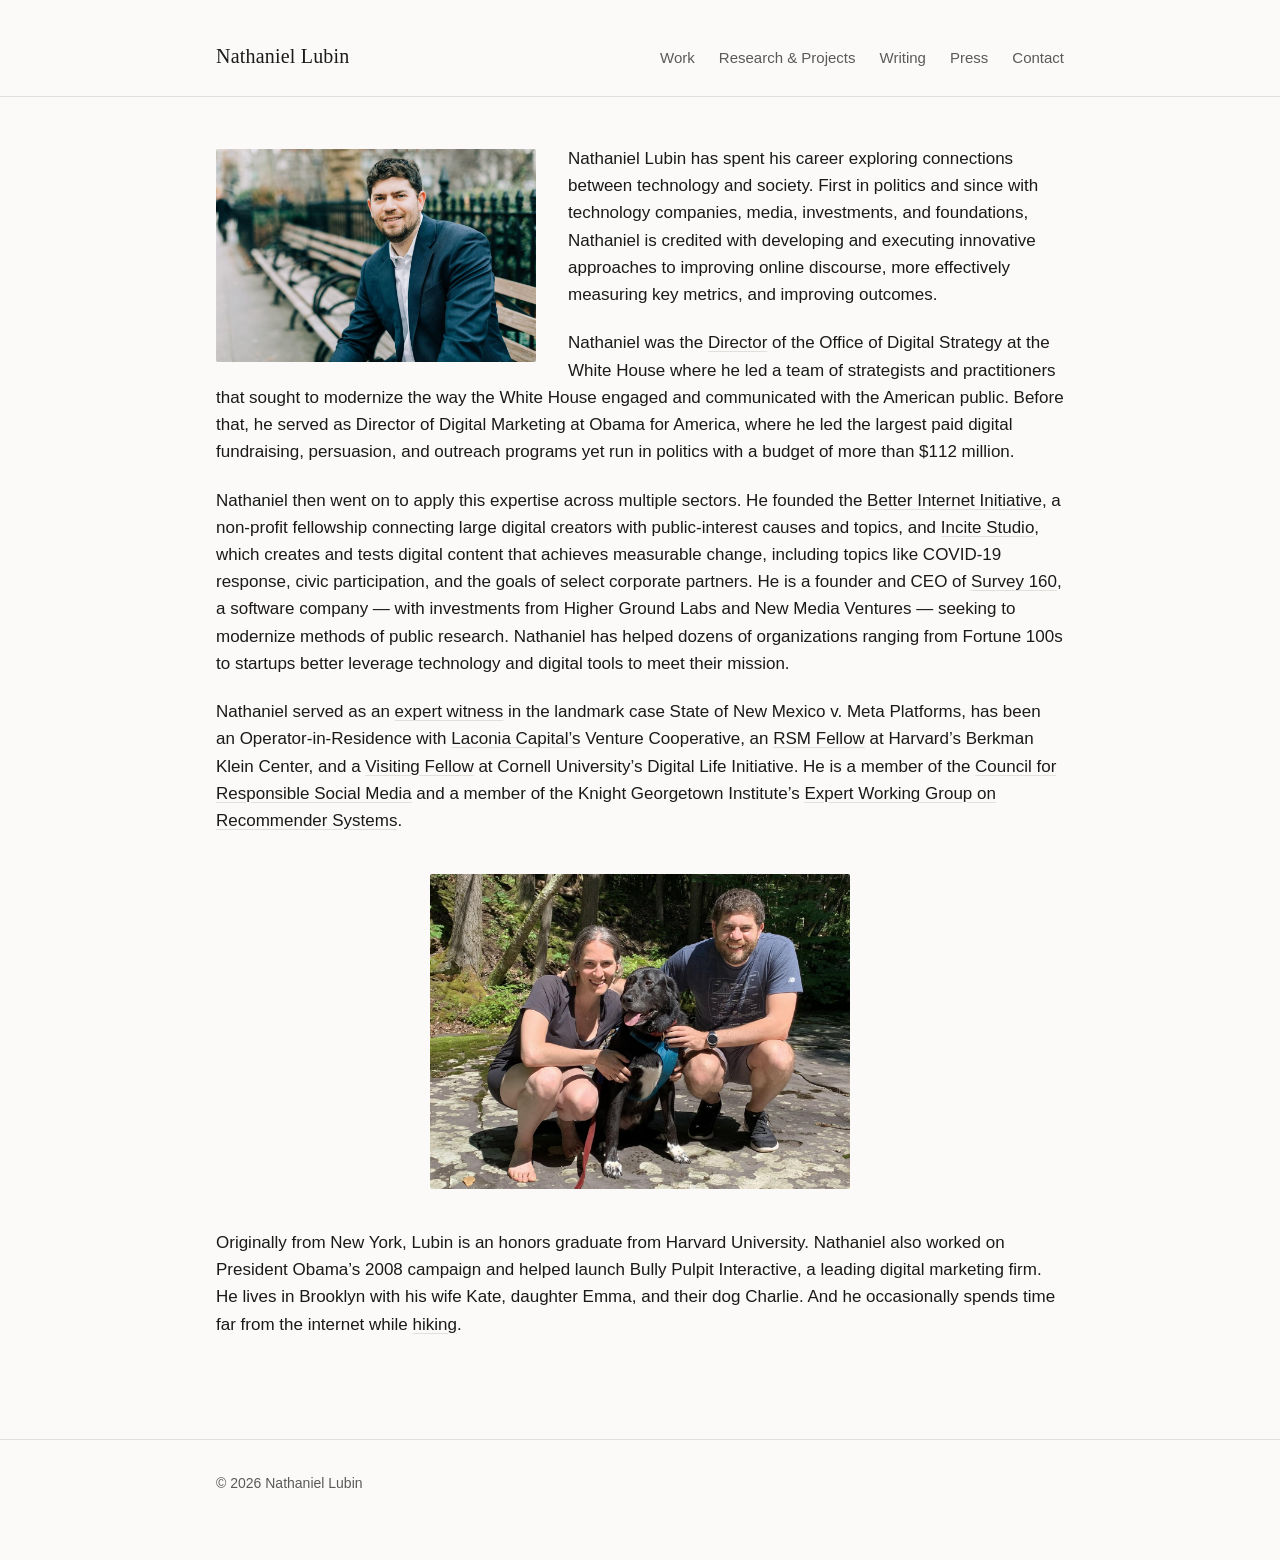
<file: index.html>
<!doctype html>
<html lang="en">
<head>
<meta charset="utf-8">
<meta name="viewport" content="width=device-width, initial-scale=1">
<title>Nathaniel Lubin</title>
<meta name="description" content="Nathaniel Lubin has spent his career exploring connections between technology and society, working across politics, technology companies, media, investments, and foundations.">
<link rel="stylesheet" href="css/style.css">
</head>
<body>

<header class="site-header">
  <div class="site-header__inner">
    <a class="site-title" href="./">Nathaniel Lubin</a>
    <nav aria-label="Primary">
      <ul class="site-nav">
        <li><a href="work/">Work</a></li>
        <li><a href="research/">Research &amp; Projects</a></li>
        <li><a href="writing/">Writing</a></li>
        <li><a href="press/">Press</a></li>
        <li><a href="contact/">Contact</a></li>
      </ul>
    </nav>
  </div>
</header>

<main>
  <div class="wrap wrap--wide bio">
    <img class="bio-portrait" src="assets/nathaniel-lubin-portrait.jpg" alt="Portrait of Nathaniel Lubin seated outdoors" width="320" height="213">

    <p>Nathaniel Lubin has spent his career exploring connections between technology and society. First in politics and since with technology companies, media, investments, and foundations, Nathaniel is credited with developing and executing innovative approaches to improving online discourse, more effectively measuring key metrics, and improving outcomes.</p>

    <p>Nathaniel was the <a href="https://obamawhitehouse.archives.gov/blog/author/nathaniel-lubin">Director</a> of the Office of Digital Strategy at the White House where he led a team of strategists and practitioners that sought to modernize the way the White House engaged and communicated with the American public. Before that, he served as Director of Digital Marketing at Obama for America, where he led the largest paid digital fundraising, persuasion, and outreach programs yet run in politics with a budget of more than $112 million.</p>

    <p>Nathaniel then went on to apply this expertise across multiple sectors. He founded the <a href="https://www.betterinternetinitiative.org/">Better Internet Initiative</a>, a non-profit fellowship connecting large digital creators with public-interest causes and topics, and <a href="http://incite.studio/">Incite Studio</a>, which creates and tests digital content that achieves measurable change, including topics like COVID-19 response, civic participation, and the goals of select corporate partners. He is a founder and CEO of <a href="https://www.survey160.com/">Survey 160</a>, a software company &mdash; with investments from Higher Ground Labs and New Media Ventures &mdash; seeking to modernize methods of public research. Nathaniel has helped dozens of organizations ranging from Fortune 100s to startups better leverage technology and digital tools to meet their mission.</p>

    <p>Nathaniel served as an <a href="https://nmdoj.gov/press-release/attorney-general-raul-torrez-marks-conclusion-of-final-phase-in-landmark-trial-against-meta/">expert witness</a> in the landmark case State of New Mexico v. Meta Platforms, has been an Operator-in-Residence with <a href="https://www.laconiacapitalgroup.com/">Laconia Capital&rsquo;s</a> Venture Cooperative, an <a href="https://cyber.harvard.edu/people/nathaniel-lubin">RSM Fellow</a> at Harvard&rsquo;s Berkman Klein Center, and a <a href="https://www.dli.tech.cornell.edu/people">Visiting Fellow</a> at Cornell University&rsquo;s Digital Life Initiative. He is a member of the <a href="https://issueone.org/projects/council-for-responsible-social-media/">Council for Responsible Social Media</a> and a member of the Knight Georgetown Institute&rsquo;s <a href="https://kgi.georgetown.edu/expert-working-groups/recommender-systems/">Expert Working Group on Recommender Systems</a>.</p>

    <figure class="bio-figure">
      <img src="assets/lubin-family.jpg" alt="Nathaniel Lubin with his wife Kate and their dog Charlie" width="1400" height="1050">
    </figure>

    <p>Originally from New York, Lubin is an honors graduate from Harvard University. Nathaniel also worked on President Obama&rsquo;s 2008 campaign and helped launch Bully Pulpit Interactive, a leading digital marketing firm. He lives in Brooklyn with his wife Kate, daughter Emma, and their dog Charlie. And he occasionally spends time far from the internet while <a href="jmt/">hiking</a>.</p>
  </div>
</main>

<footer class="site-footer">
  <div class="wrap wrap--wide">
    <p>&copy; 2026 Nathaniel Lubin</p>
  </div>
</footer>

</body>
</html>
</file>
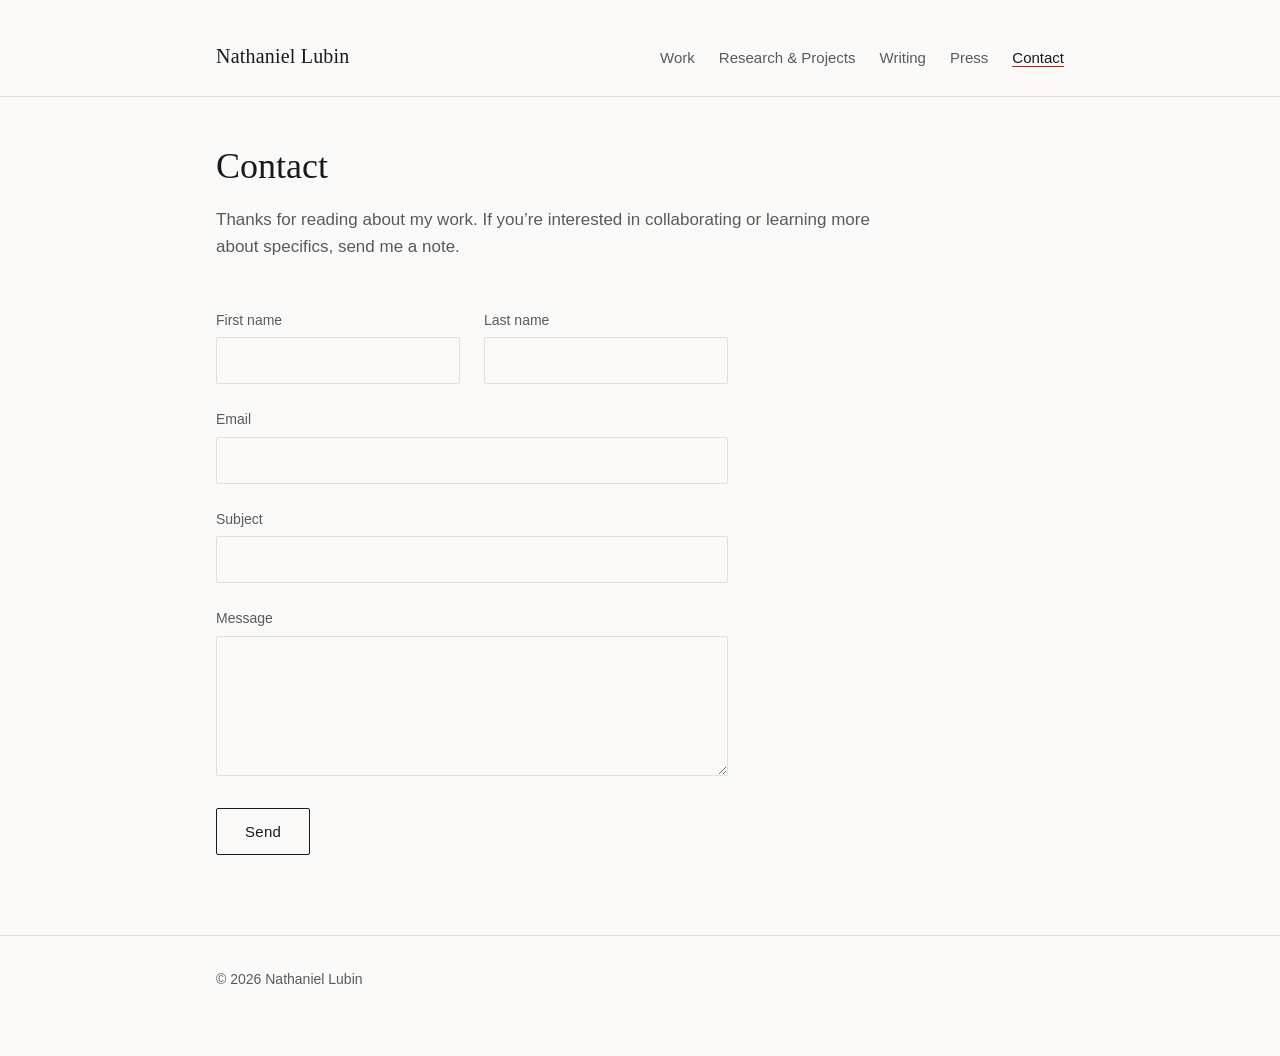
<file: contact/index.html>
<!doctype html>
<html lang="en">
<head>
<meta charset="utf-8">
<meta name="viewport" content="width=device-width, initial-scale=1">
<title>Contact &mdash; Nathaniel Lubin</title>
<meta name="description" content="Get in touch with Nathaniel Lubin.">
<link rel="stylesheet" href="../css/style.css">
</head>
<body>

<header class="site-header">
  <div class="site-header__inner">
    <a class="site-title" href="../">Nathaniel Lubin</a>
    <nav aria-label="Primary">
      <ul class="site-nav">
        <li><a href="../work/">Work</a></li>
        <li><a href="../research/">Research &amp; Projects</a></li>
        <li><a href="../writing/">Writing</a></li>
        <li><a href="../press/">Press</a></li>
        <li><a href="./" aria-current="page">Contact</a></li>
      </ul>
    </nav>
  </div>
</header>

<main>
  <div class="wrap wrap--wide">

    <div class="page-header contact-intro">
      <h1>Contact</h1>
      <p>Thanks for reading about my work. If you&rsquo;re interested in collaborating or learning more about specifics, send me a note.</p>
    </div>

    <form class="contact-form" action="https://formspree.io/f/mdengjod" method="POST">
      <input class="form-hp" type="text" name="_gotcha" tabindex="-1" autocomplete="off">

      <div class="form-row form-row--split">
        <div class="form-row">
          <label for="first-name">First name</label>
          <input type="text" id="first-name" name="First name" required>
        </div>
        <div class="form-row">
          <label for="last-name">Last name</label>
          <input type="text" id="last-name" name="Last name" required>
        </div>
      </div>

      <div class="form-row">
        <label for="email">Email</label>
        <input type="email" id="email" name="_replyto" required>
      </div>

      <div class="form-row">
        <label for="subject">Subject</label>
        <input type="text" id="subject" name="Subject" required>
      </div>

      <div class="form-row">
        <label for="message">Message</label>
        <textarea id="message" name="Message" required></textarea>
      </div>

      <button class="form-submit" type="submit">Send</button>
    </form>

  </div>
</main>

<footer class="site-footer">
  <div class="wrap wrap--wide">
    <p>&copy; 2026 Nathaniel Lubin</p>
  </div>
</footer>

</body>
</html>
</file>
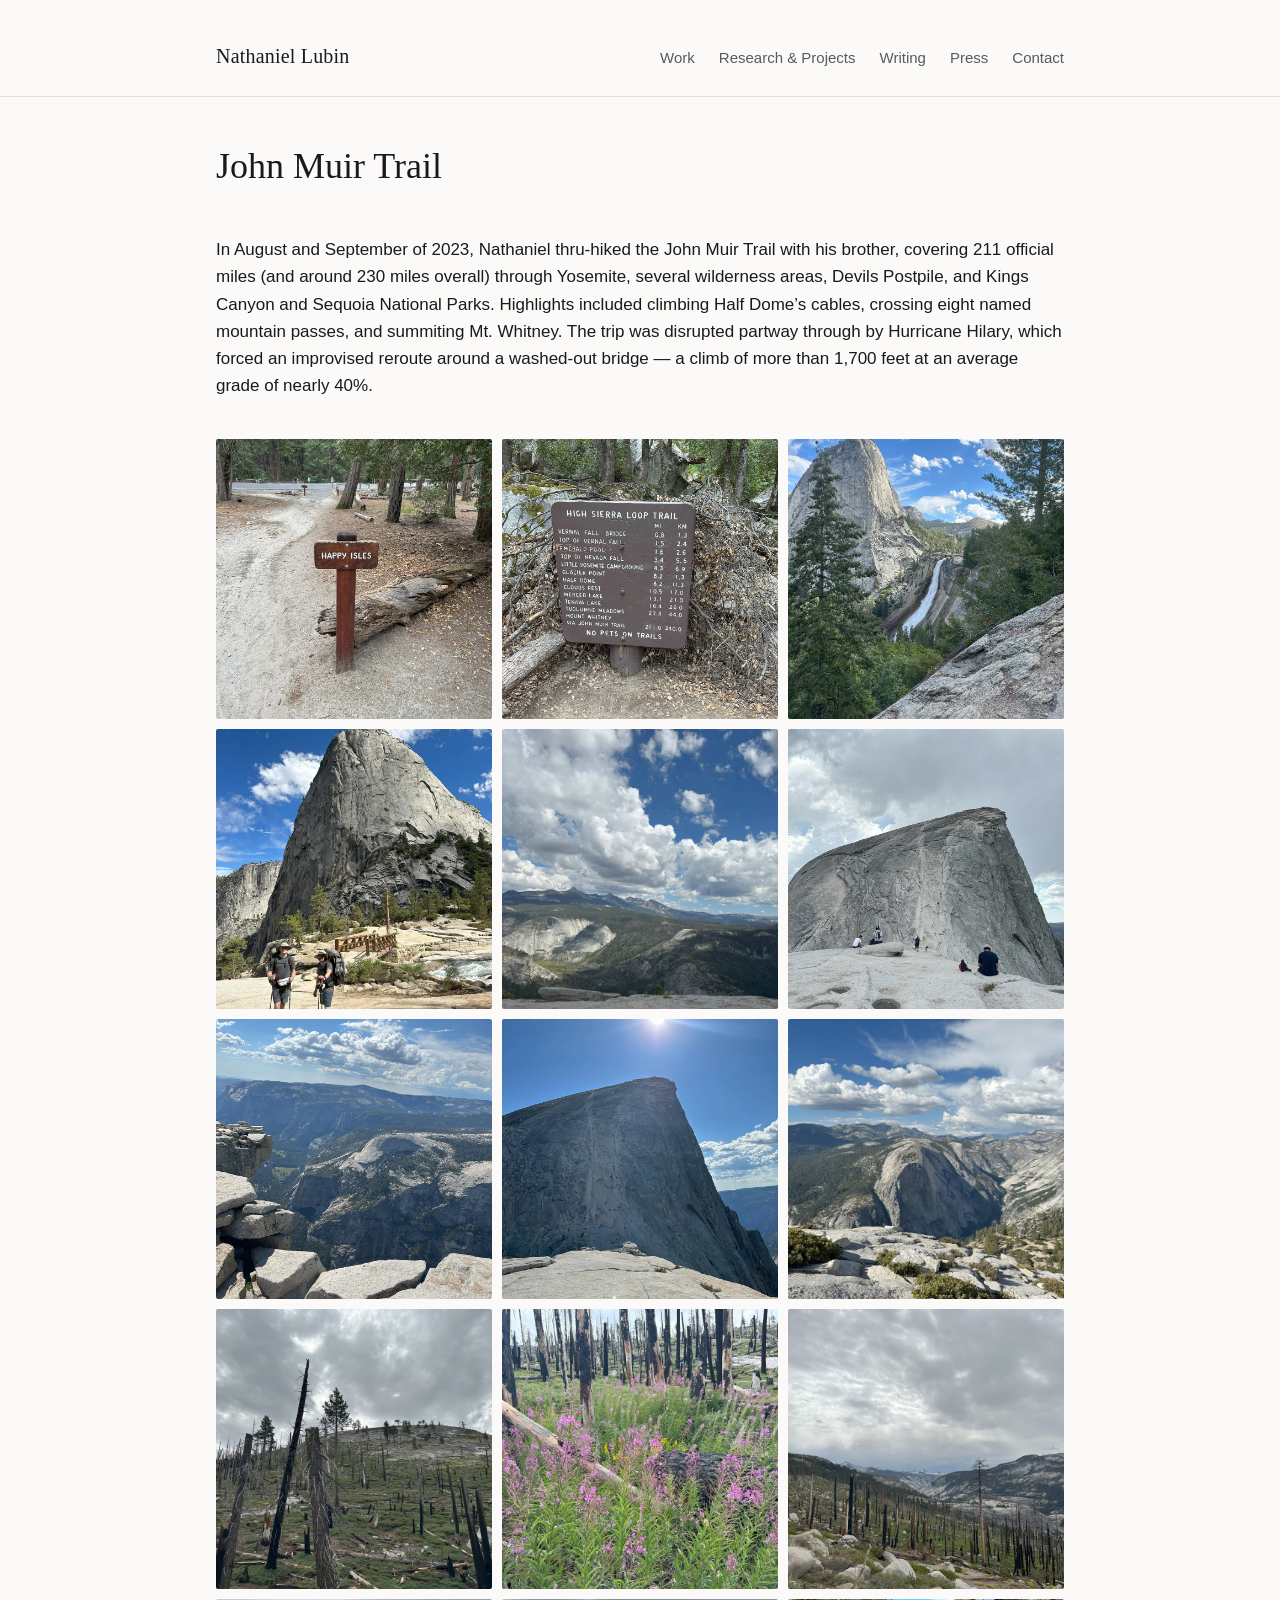
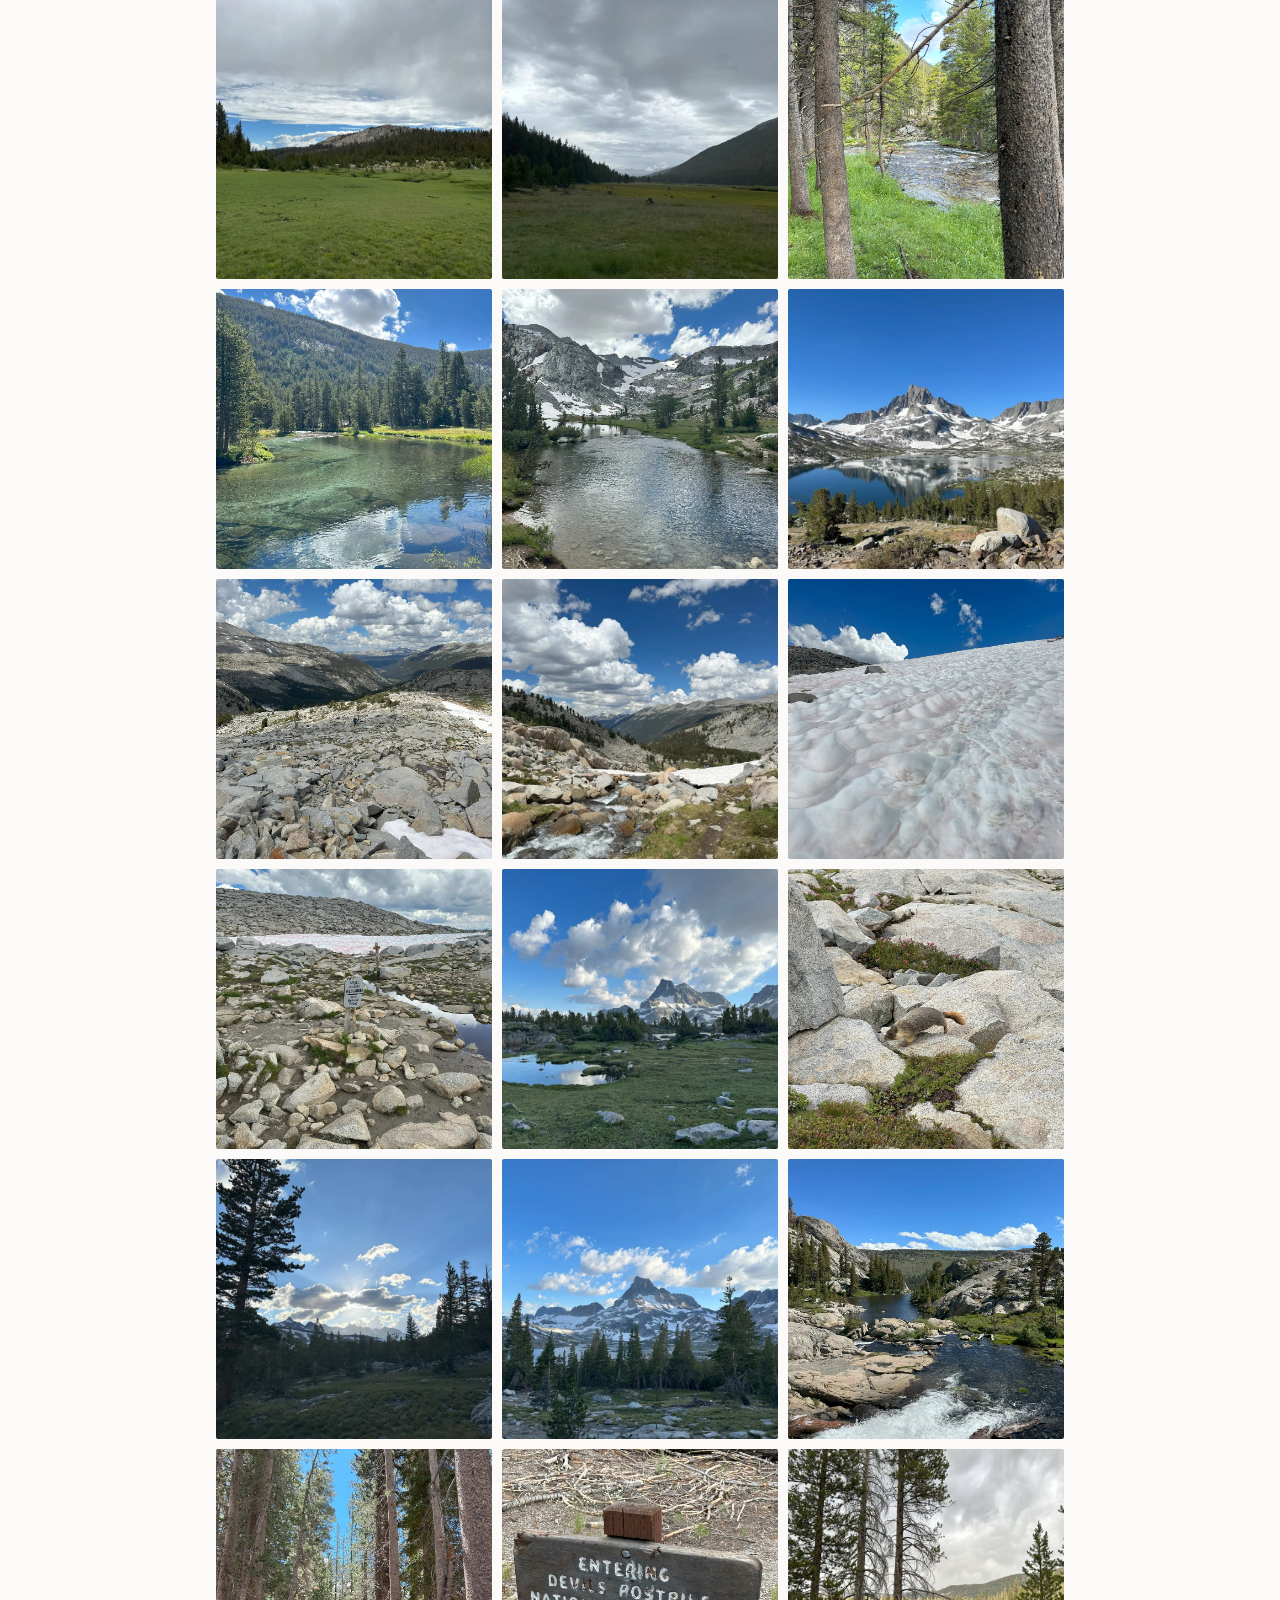
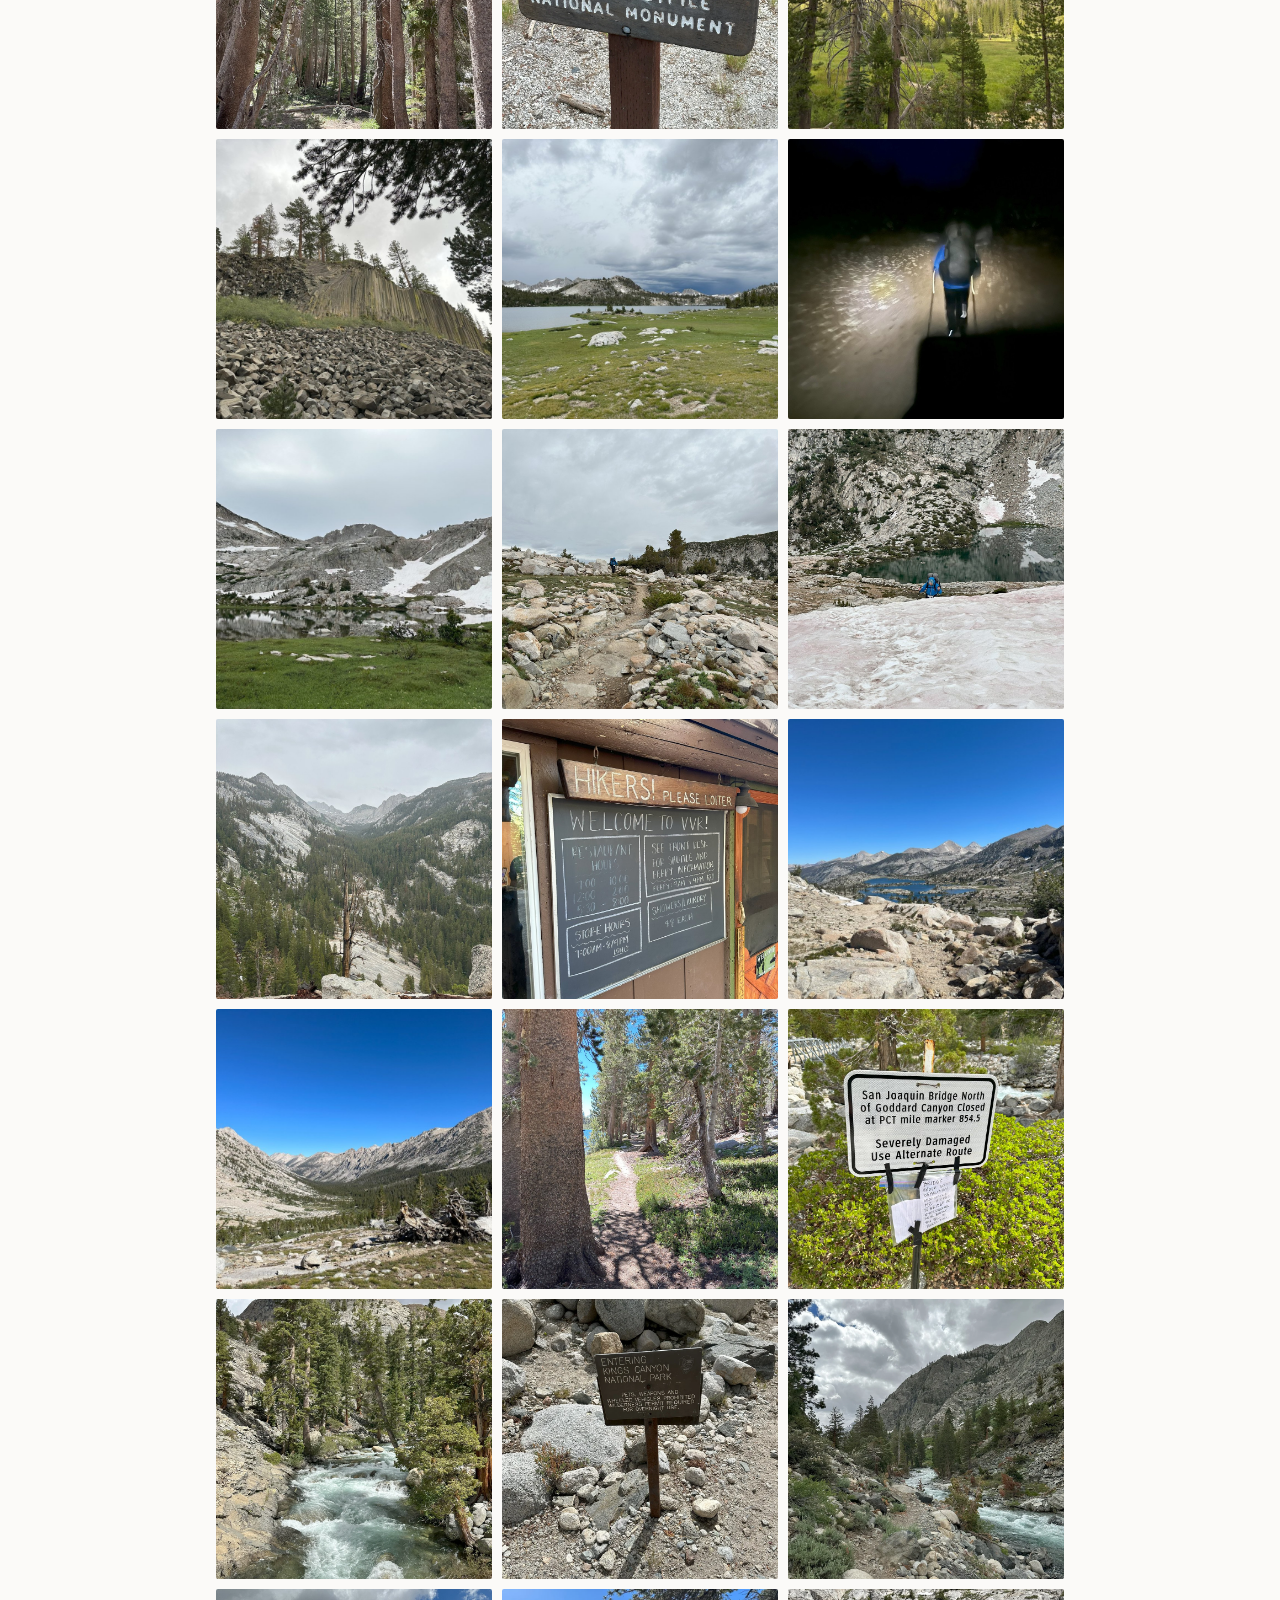
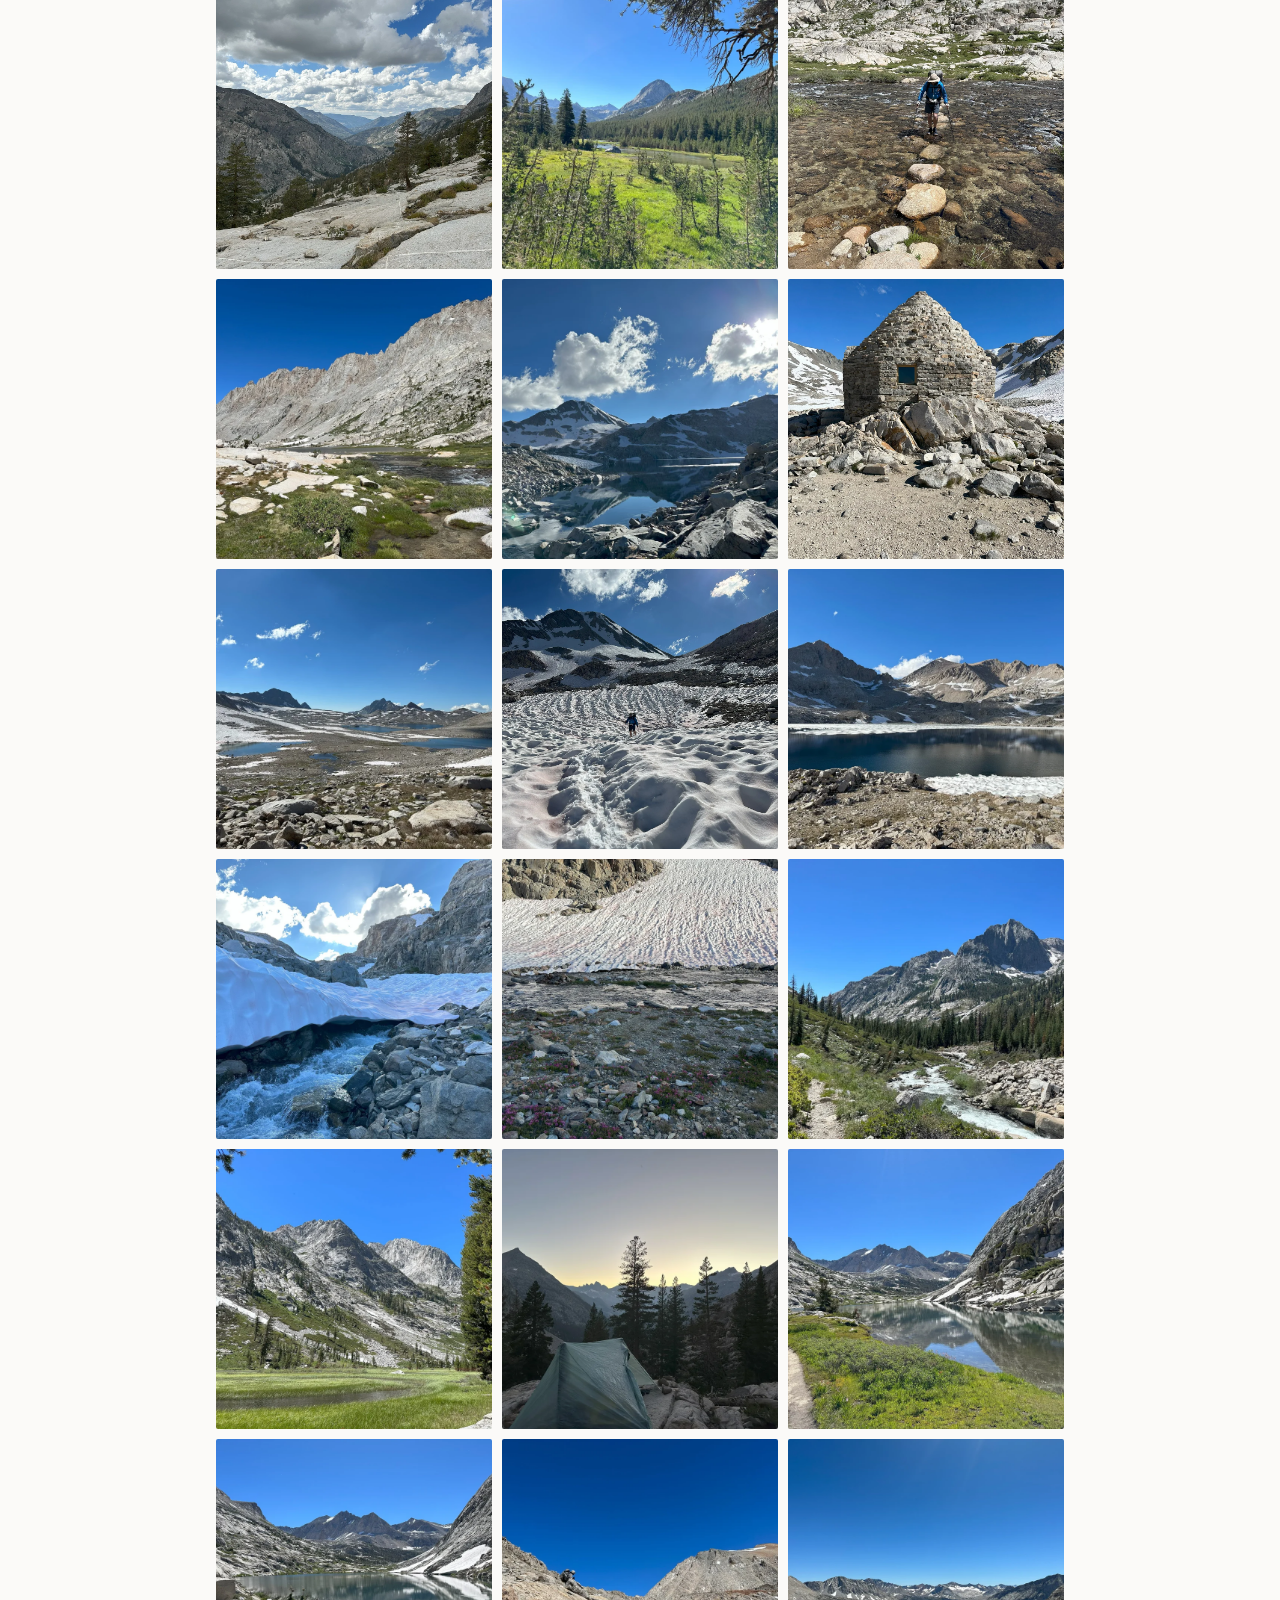
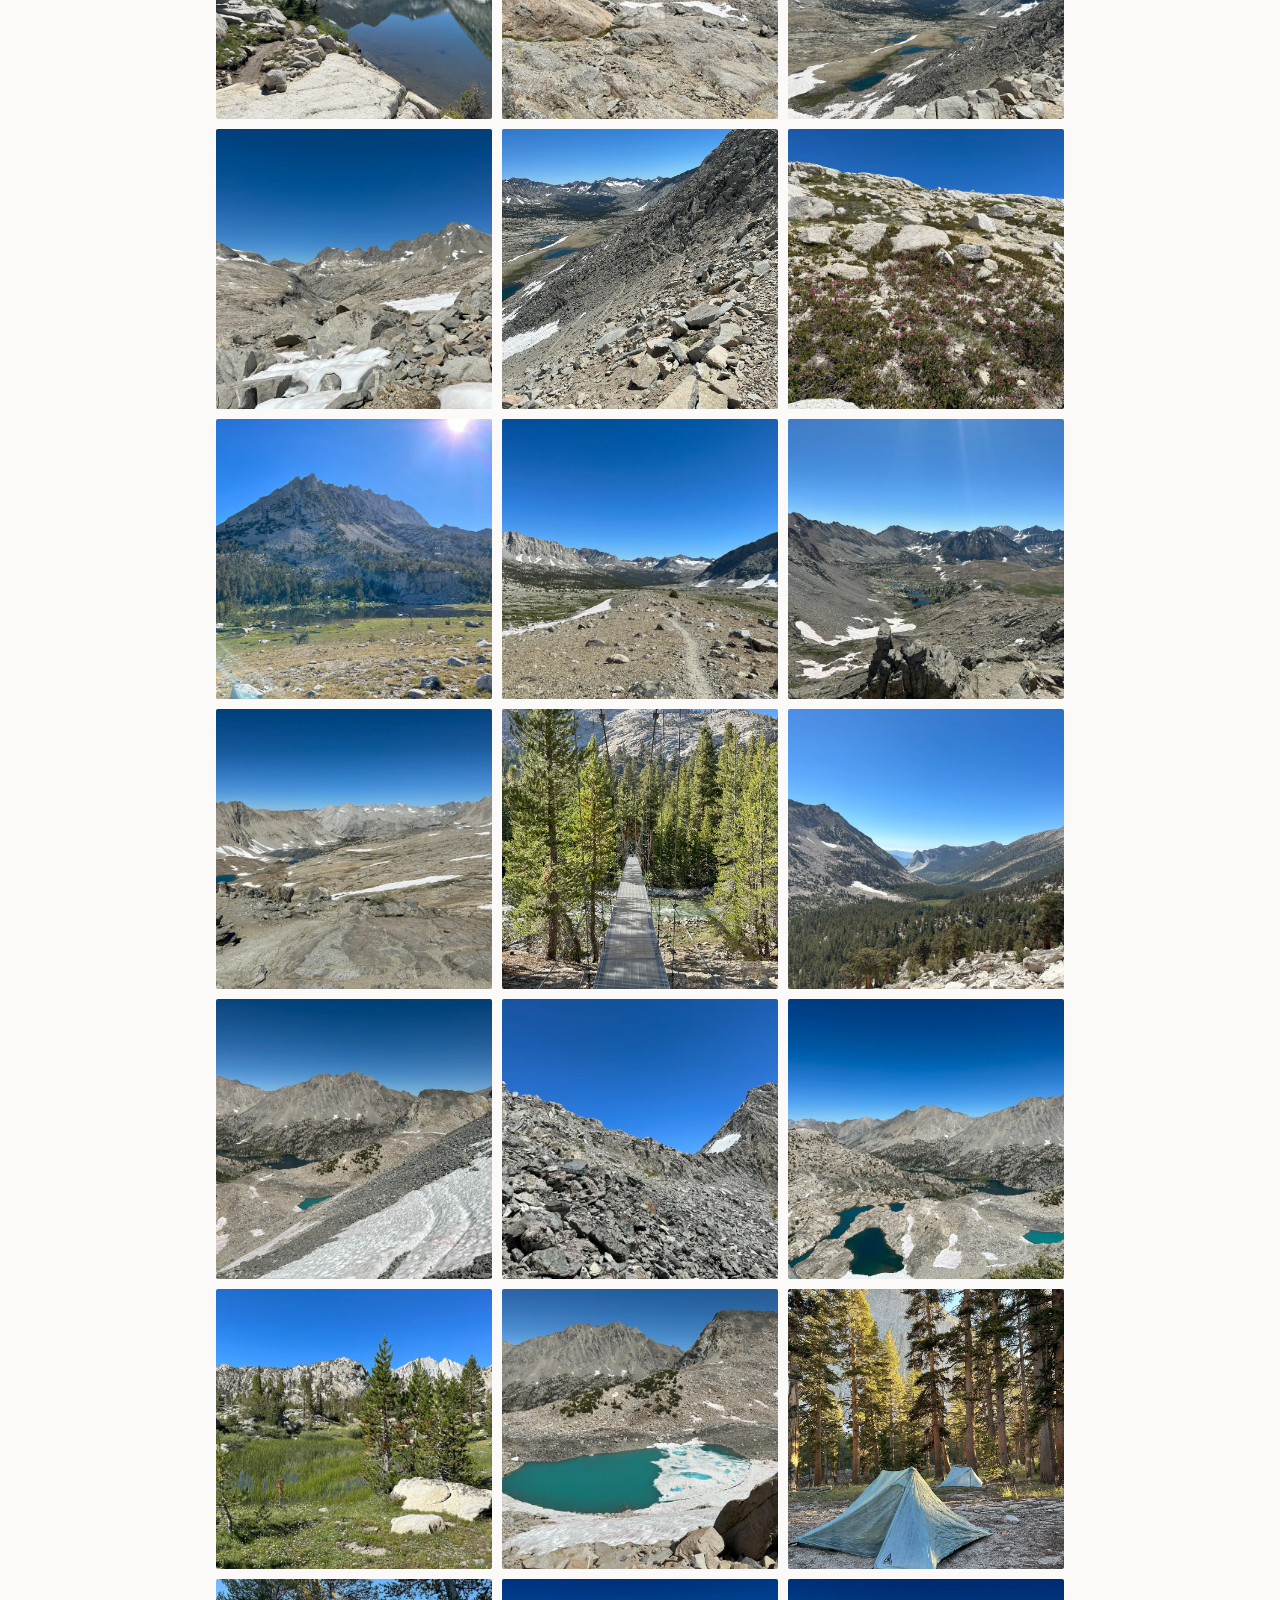
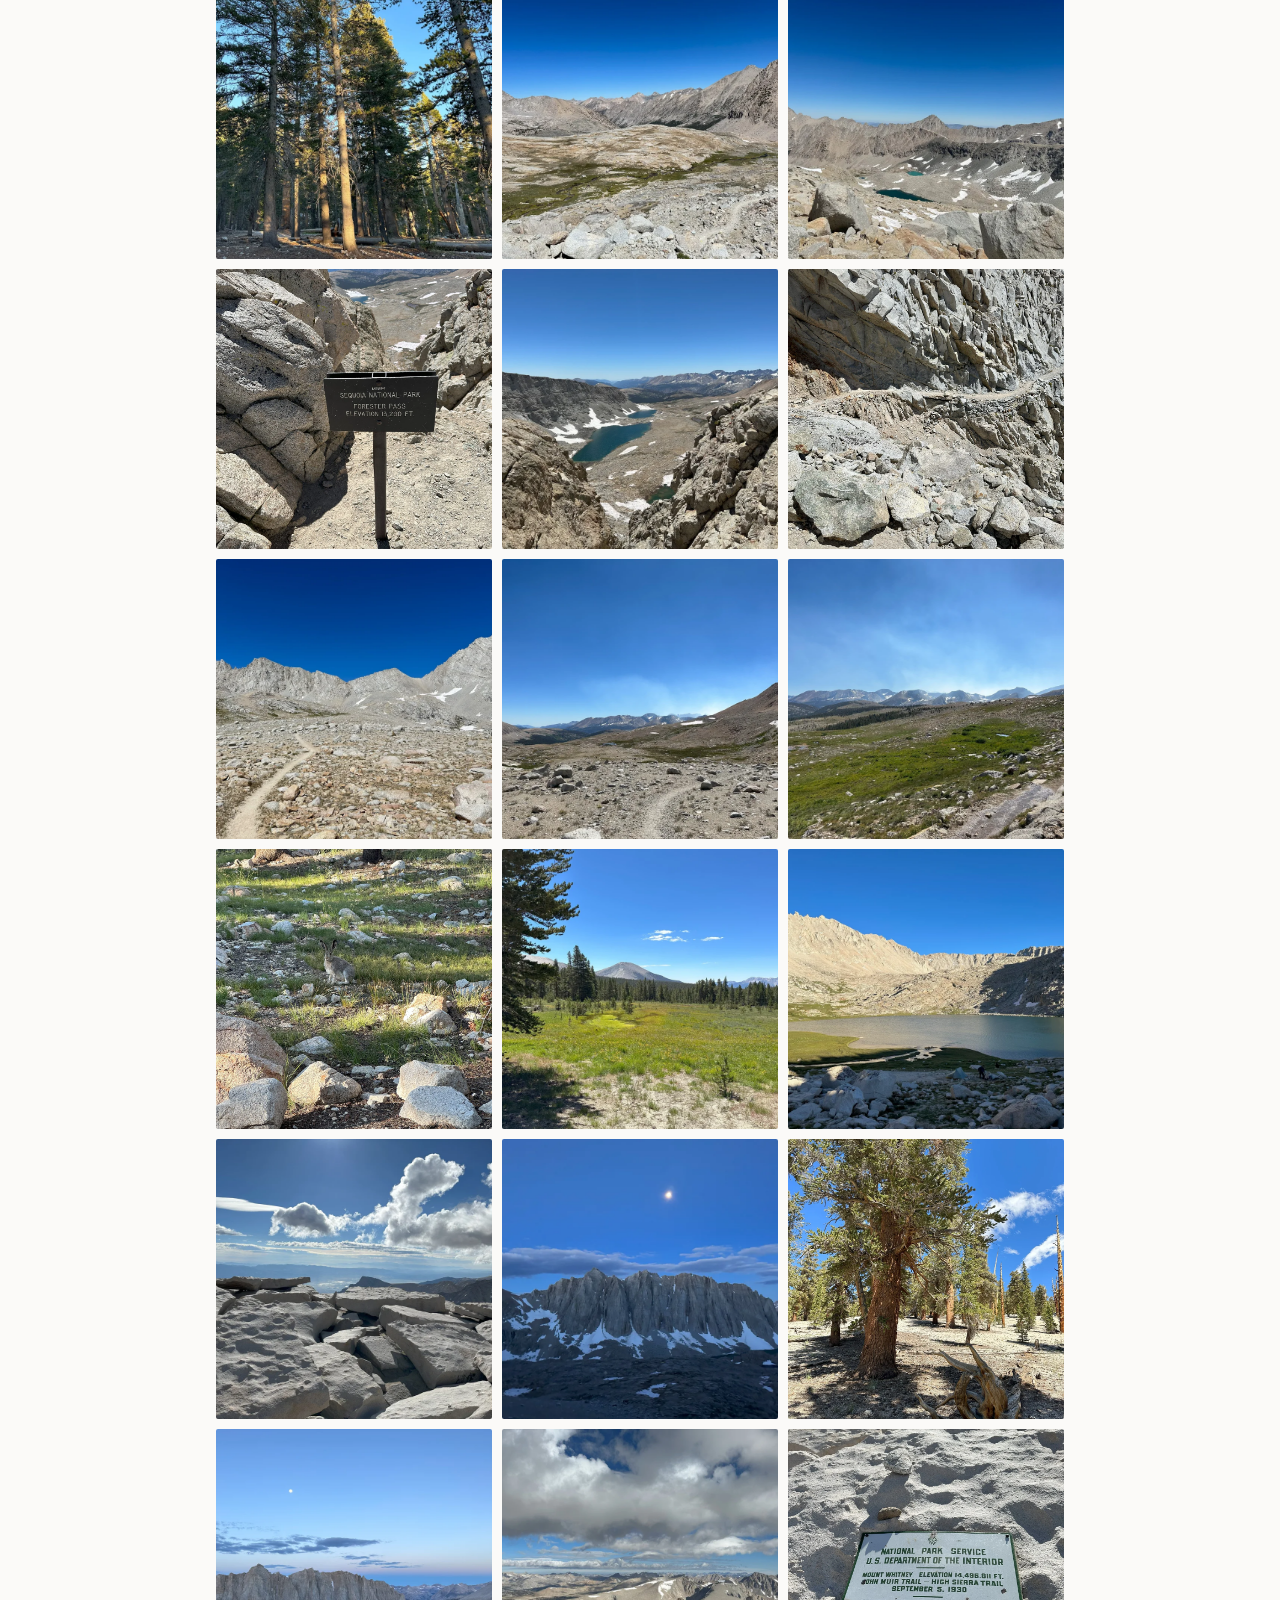
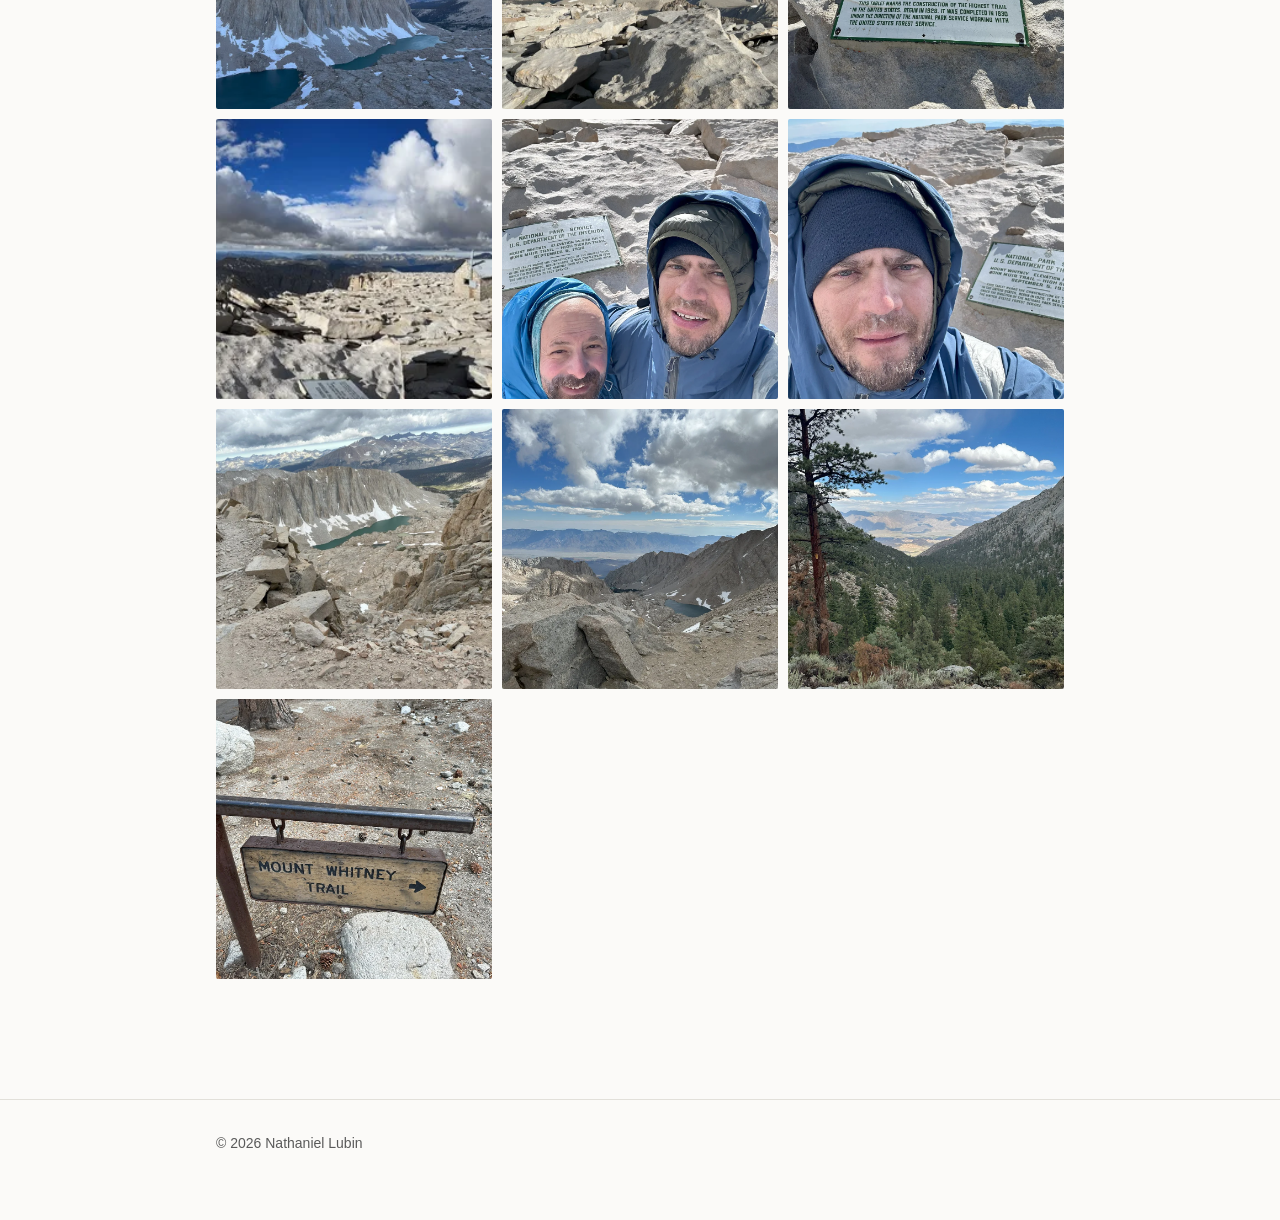
<file: jmt/index.html>
<!doctype html>
<html lang="en">
<head>
<meta charset="utf-8">
<meta name="viewport" content="width=device-width, initial-scale=1">
<title>John Muir Trail &mdash; Nathaniel Lubin</title>
<meta name="description" content="Nathaniel Lubin's 2023 thru-hike of the John Muir Trail.">
<link rel="stylesheet" href="../css/style.css">
</head>
<body>

<header class="site-header">
  <div class="site-header__inner">
    <a class="site-title" href="../">Nathaniel Lubin</a>
    <nav aria-label="Primary">
      <ul class="site-nav">
        <li><a href="../work/">Work</a></li>
        <li><a href="../research/">Research &amp; Projects</a></li>
        <li><a href="../writing/">Writing</a></li>
        <li><a href="../press/">Press</a></li>
        <li><a href="../contact/">Contact</a></li>
      </ul>
    </nav>
  </div>
</header>

<main>
  <div class="wrap wrap--wide">

    <div class="page-header">
      <h1>John Muir Trail</h1>
    </div>

    <p>In August and September of 2023, Nathaniel thru-hiked the John Muir Trail with his brother, covering 211 official miles (and around 230 miles overall) through Yosemite, several wilderness areas, Devils Postpile, and Kings Canyon and Sequoia National Parks. Highlights included climbing Half Dome&rsquo;s cables, crossing eight named mountain passes, and summiting Mt. Whitney. The trip was disrupted partway through by Hurricane Hilary, which forced an improvised reroute around a washed-out bridge &mdash; a climb of more than 1,700 feet at an average grade of nearly 40%.</p>
    <div class="photo-grid">
      <a href="../assets/jmt/jmt-001.webp" target="_blank"><img src="../assets/jmt/jmt-001.webp" alt="John Muir Trail photo 001" loading="lazy"></a>
      <a href="../assets/jmt/jmt-002.webp" target="_blank"><img src="../assets/jmt/jmt-002.webp" alt="John Muir Trail photo 002" loading="lazy"></a>
      <a href="../assets/jmt/jmt-003.webp" target="_blank"><img src="../assets/jmt/jmt-003.webp" alt="John Muir Trail photo 003" loading="lazy"></a>
      <a href="../assets/jmt/jmt-004.webp" target="_blank"><img src="../assets/jmt/jmt-004.webp" alt="John Muir Trail photo 004" loading="lazy"></a>
      <a href="../assets/jmt/jmt-005.webp" target="_blank"><img src="../assets/jmt/jmt-005.webp" alt="John Muir Trail photo 005" loading="lazy"></a>
      <a href="../assets/jmt/jmt-006.webp" target="_blank"><img src="../assets/jmt/jmt-006.webp" alt="John Muir Trail photo 006" loading="lazy"></a>
      <a href="../assets/jmt/jmt-007.webp" target="_blank"><img src="../assets/jmt/jmt-007.webp" alt="John Muir Trail photo 007" loading="lazy"></a>
      <a href="../assets/jmt/jmt-008.webp" target="_blank"><img src="../assets/jmt/jmt-008.webp" alt="John Muir Trail photo 008" loading="lazy"></a>
      <a href="../assets/jmt/jmt-009.webp" target="_blank"><img src="../assets/jmt/jmt-009.webp" alt="John Muir Trail photo 009" loading="lazy"></a>
      <a href="../assets/jmt/jmt-010.webp" target="_blank"><img src="../assets/jmt/jmt-010.webp" alt="John Muir Trail photo 010" loading="lazy"></a>
      <a href="../assets/jmt/jmt-011.webp" target="_blank"><img src="../assets/jmt/jmt-011.webp" alt="John Muir Trail photo 011" loading="lazy"></a>
      <a href="../assets/jmt/jmt-012.webp" target="_blank"><img src="../assets/jmt/jmt-012.webp" alt="John Muir Trail photo 012" loading="lazy"></a>
      <a href="../assets/jmt/jmt-013.webp" target="_blank"><img src="../assets/jmt/jmt-013.webp" alt="John Muir Trail photo 013" loading="lazy"></a>
      <a href="../assets/jmt/jmt-014.webp" target="_blank"><img src="../assets/jmt/jmt-014.webp" alt="John Muir Trail photo 014" loading="lazy"></a>
      <a href="../assets/jmt/jmt-015.webp" target="_blank"><img src="../assets/jmt/jmt-015.webp" alt="John Muir Trail photo 015" loading="lazy"></a>
      <a href="../assets/jmt/jmt-016.webp" target="_blank"><img src="../assets/jmt/jmt-016.webp" alt="John Muir Trail photo 016" loading="lazy"></a>
      <a href="../assets/jmt/jmt-017.webp" target="_blank"><img src="../assets/jmt/jmt-017.webp" alt="John Muir Trail photo 017" loading="lazy"></a>
      <a href="../assets/jmt/jmt-018.webp" target="_blank"><img src="../assets/jmt/jmt-018.webp" alt="John Muir Trail photo 018" loading="lazy"></a>
      <a href="../assets/jmt/jmt-019.webp" target="_blank"><img src="../assets/jmt/jmt-019.webp" alt="John Muir Trail photo 019" loading="lazy"></a>
      <a href="../assets/jmt/jmt-020.webp" target="_blank"><img src="../assets/jmt/jmt-020.webp" alt="John Muir Trail photo 020" loading="lazy"></a>
      <a href="../assets/jmt/jmt-021.webp" target="_blank"><img src="../assets/jmt/jmt-021.webp" alt="John Muir Trail photo 021" loading="lazy"></a>
      <a href="../assets/jmt/jmt-022.webp" target="_blank"><img src="../assets/jmt/jmt-022.webp" alt="John Muir Trail photo 022" loading="lazy"></a>
      <a href="../assets/jmt/jmt-023.webp" target="_blank"><img src="../assets/jmt/jmt-023.webp" alt="John Muir Trail photo 023" loading="lazy"></a>
      <a href="../assets/jmt/jmt-024.webp" target="_blank"><img src="../assets/jmt/jmt-024.webp" alt="John Muir Trail photo 024" loading="lazy"></a>
      <a href="../assets/jmt/jmt-025.webp" target="_blank"><img src="../assets/jmt/jmt-025.webp" alt="John Muir Trail photo 025" loading="lazy"></a>
      <a href="../assets/jmt/jmt-026.webp" target="_blank"><img src="../assets/jmt/jmt-026.webp" alt="John Muir Trail photo 026" loading="lazy"></a>
      <a href="../assets/jmt/jmt-027.webp" target="_blank"><img src="../assets/jmt/jmt-027.webp" alt="John Muir Trail photo 027" loading="lazy"></a>
      <a href="../assets/jmt/jmt-028.webp" target="_blank"><img src="../assets/jmt/jmt-028.webp" alt="John Muir Trail photo 028" loading="lazy"></a>
      <a href="../assets/jmt/jmt-029.webp" target="_blank"><img src="../assets/jmt/jmt-029.webp" alt="John Muir Trail photo 029" loading="lazy"></a>
      <a href="../assets/jmt/jmt-030.webp" target="_blank"><img src="../assets/jmt/jmt-030.webp" alt="John Muir Trail photo 030" loading="lazy"></a>
      <a href="../assets/jmt/jmt-031.webp" target="_blank"><img src="../assets/jmt/jmt-031.webp" alt="John Muir Trail photo 031" loading="lazy"></a>
      <a href="../assets/jmt/jmt-032.webp" target="_blank"><img src="../assets/jmt/jmt-032.webp" alt="John Muir Trail photo 032" loading="lazy"></a>
      <a href="../assets/jmt/jmt-033.webp" target="_blank"><img src="../assets/jmt/jmt-033.webp" alt="John Muir Trail photo 033" loading="lazy"></a>
      <a href="../assets/jmt/jmt-034.webp" target="_blank"><img src="../assets/jmt/jmt-034.webp" alt="John Muir Trail photo 034" loading="lazy"></a>
      <a href="../assets/jmt/jmt-035.webp" target="_blank"><img src="../assets/jmt/jmt-035.webp" alt="John Muir Trail photo 035" loading="lazy"></a>
      <a href="../assets/jmt/jmt-036.webp" target="_blank"><img src="../assets/jmt/jmt-036.webp" alt="John Muir Trail photo 036" loading="lazy"></a>
      <a href="../assets/jmt/jmt-037.webp" target="_blank"><img src="../assets/jmt/jmt-037.webp" alt="John Muir Trail photo 037" loading="lazy"></a>
      <a href="../assets/jmt/jmt-038.webp" target="_blank"><img src="../assets/jmt/jmt-038.webp" alt="John Muir Trail photo 038" loading="lazy"></a>
      <a href="../assets/jmt/jmt-039.webp" target="_blank"><img src="../assets/jmt/jmt-039.webp" alt="John Muir Trail photo 039" loading="lazy"></a>
      <a href="../assets/jmt/jmt-040.webp" target="_blank"><img src="../assets/jmt/jmt-040.webp" alt="John Muir Trail photo 040" loading="lazy"></a>
      <a href="../assets/jmt/jmt-041.webp" target="_blank"><img src="../assets/jmt/jmt-041.webp" alt="John Muir Trail photo 041" loading="lazy"></a>
      <a href="../assets/jmt/jmt-042.webp" target="_blank"><img src="../assets/jmt/jmt-042.webp" alt="John Muir Trail photo 042" loading="lazy"></a>
      <a href="../assets/jmt/jmt-043.webp" target="_blank"><img src="../assets/jmt/jmt-043.webp" alt="John Muir Trail photo 043" loading="lazy"></a>
      <a href="../assets/jmt/jmt-044.webp" target="_blank"><img src="../assets/jmt/jmt-044.webp" alt="John Muir Trail photo 044" loading="lazy"></a>
      <a href="../assets/jmt/jmt-045.webp" target="_blank"><img src="../assets/jmt/jmt-045.webp" alt="John Muir Trail photo 045" loading="lazy"></a>
      <a href="../assets/jmt/jmt-046.webp" target="_blank"><img src="../assets/jmt/jmt-046.webp" alt="John Muir Trail photo 046" loading="lazy"></a>
      <a href="../assets/jmt/jmt-047.webp" target="_blank"><img src="../assets/jmt/jmt-047.webp" alt="John Muir Trail photo 047" loading="lazy"></a>
      <a href="../assets/jmt/jmt-048.webp" target="_blank"><img src="../assets/jmt/jmt-048.webp" alt="John Muir Trail photo 048" loading="lazy"></a>
      <a href="../assets/jmt/jmt-049.webp" target="_blank"><img src="../assets/jmt/jmt-049.webp" alt="John Muir Trail photo 049" loading="lazy"></a>
      <a href="../assets/jmt/jmt-050.webp" target="_blank"><img src="../assets/jmt/jmt-050.webp" alt="John Muir Trail photo 050" loading="lazy"></a>
      <a href="../assets/jmt/jmt-051.webp" target="_blank"><img src="../assets/jmt/jmt-051.webp" alt="John Muir Trail photo 051" loading="lazy"></a>
      <a href="../assets/jmt/jmt-052.webp" target="_blank"><img src="../assets/jmt/jmt-052.webp" alt="John Muir Trail photo 052" loading="lazy"></a>
      <a href="../assets/jmt/jmt-053.webp" target="_blank"><img src="../assets/jmt/jmt-053.webp" alt="John Muir Trail photo 053" loading="lazy"></a>
      <a href="../assets/jmt/jmt-054.webp" target="_blank"><img src="../assets/jmt/jmt-054.webp" alt="John Muir Trail photo 054" loading="lazy"></a>
      <a href="../assets/jmt/jmt-055.webp" target="_blank"><img src="../assets/jmt/jmt-055.webp" alt="John Muir Trail photo 055" loading="lazy"></a>
      <a href="../assets/jmt/jmt-056.webp" target="_blank"><img src="../assets/jmt/jmt-056.webp" alt="John Muir Trail photo 056" loading="lazy"></a>
      <a href="../assets/jmt/jmt-057.webp" target="_blank"><img src="../assets/jmt/jmt-057.webp" alt="John Muir Trail photo 057" loading="lazy"></a>
      <a href="../assets/jmt/jmt-058.webp" target="_blank"><img src="../assets/jmt/jmt-058.webp" alt="John Muir Trail photo 058" loading="lazy"></a>
      <a href="../assets/jmt/jmt-059.webp" target="_blank"><img src="../assets/jmt/jmt-059.webp" alt="John Muir Trail photo 059" loading="lazy"></a>
      <a href="../assets/jmt/jmt-060.webp" target="_blank"><img src="../assets/jmt/jmt-060.webp" alt="John Muir Trail photo 060" loading="lazy"></a>
      <a href="../assets/jmt/jmt-061.webp" target="_blank"><img src="../assets/jmt/jmt-061.webp" alt="John Muir Trail photo 061" loading="lazy"></a>
      <a href="../assets/jmt/jmt-062.webp" target="_blank"><img src="../assets/jmt/jmt-062.webp" alt="John Muir Trail photo 062" loading="lazy"></a>
      <a href="../assets/jmt/jmt-063.webp" target="_blank"><img src="../assets/jmt/jmt-063.webp" alt="John Muir Trail photo 063" loading="lazy"></a>
      <a href="../assets/jmt/jmt-064.webp" target="_blank"><img src="../assets/jmt/jmt-064.webp" alt="John Muir Trail photo 064" loading="lazy"></a>
      <a href="../assets/jmt/jmt-065.webp" target="_blank"><img src="../assets/jmt/jmt-065.webp" alt="John Muir Trail photo 065" loading="lazy"></a>
      <a href="../assets/jmt/jmt-066.webp" target="_blank"><img src="../assets/jmt/jmt-066.webp" alt="John Muir Trail photo 066" loading="lazy"></a>
      <a href="../assets/jmt/jmt-067.webp" target="_blank"><img src="../assets/jmt/jmt-067.webp" alt="John Muir Trail photo 067" loading="lazy"></a>
      <a href="../assets/jmt/jmt-068.webp" target="_blank"><img src="../assets/jmt/jmt-068.webp" alt="John Muir Trail photo 068" loading="lazy"></a>
      <a href="../assets/jmt/jmt-069.webp" target="_blank"><img src="../assets/jmt/jmt-069.webp" alt="John Muir Trail photo 069" loading="lazy"></a>
      <a href="../assets/jmt/jmt-070.webp" target="_blank"><img src="../assets/jmt/jmt-070.webp" alt="John Muir Trail photo 070" loading="lazy"></a>
      <a href="../assets/jmt/jmt-071.webp" target="_blank"><img src="../assets/jmt/jmt-071.webp" alt="John Muir Trail photo 071" loading="lazy"></a>
      <a href="../assets/jmt/jmt-072.webp" target="_blank"><img src="../assets/jmt/jmt-072.webp" alt="John Muir Trail photo 072" loading="lazy"></a>
      <a href="../assets/jmt/jmt-073.webp" target="_blank"><img src="../assets/jmt/jmt-073.webp" alt="John Muir Trail photo 073" loading="lazy"></a>
      <a href="../assets/jmt/jmt-074.webp" target="_blank"><img src="../assets/jmt/jmt-074.webp" alt="John Muir Trail photo 074" loading="lazy"></a>
      <a href="../assets/jmt/jmt-075.webp" target="_blank"><img src="../assets/jmt/jmt-075.webp" alt="John Muir Trail photo 075" loading="lazy"></a>
      <a href="../assets/jmt/jmt-076.webp" target="_blank"><img src="../assets/jmt/jmt-076.webp" alt="John Muir Trail photo 076" loading="lazy"></a>
      <a href="../assets/jmt/jmt-077.webp" target="_blank"><img src="../assets/jmt/jmt-077.webp" alt="John Muir Trail photo 077" loading="lazy"></a>
      <a href="../assets/jmt/jmt-078.webp" target="_blank"><img src="../assets/jmt/jmt-078.webp" alt="John Muir Trail photo 078" loading="lazy"></a>
      <a href="../assets/jmt/jmt-079.webp" target="_blank"><img src="../assets/jmt/jmt-079.webp" alt="John Muir Trail photo 079" loading="lazy"></a>
      <a href="../assets/jmt/jmt-080.webp" target="_blank"><img src="../assets/jmt/jmt-080.webp" alt="John Muir Trail photo 080" loading="lazy"></a>
      <a href="../assets/jmt/jmt-081.webp" target="_blank"><img src="../assets/jmt/jmt-081.webp" alt="John Muir Trail photo 081" loading="lazy"></a>
      <a href="../assets/jmt/jmt-082.webp" target="_blank"><img src="../assets/jmt/jmt-082.webp" alt="John Muir Trail photo 082" loading="lazy"></a>
      <a href="../assets/jmt/jmt-083.webp" target="_blank"><img src="../assets/jmt/jmt-083.webp" alt="John Muir Trail photo 083" loading="lazy"></a>
      <a href="../assets/jmt/jmt-084.webp" target="_blank"><img src="../assets/jmt/jmt-084.webp" alt="John Muir Trail photo 084" loading="lazy"></a>
      <a href="../assets/jmt/jmt-085.webp" target="_blank"><img src="../assets/jmt/jmt-085.webp" alt="John Muir Trail photo 085" loading="lazy"></a>
      <a href="../assets/jmt/jmt-086.webp" target="_blank"><img src="../assets/jmt/jmt-086.webp" alt="John Muir Trail photo 086" loading="lazy"></a>
      <a href="../assets/jmt/jmt-087.webp" target="_blank"><img src="../assets/jmt/jmt-087.webp" alt="John Muir Trail photo 087" loading="lazy"></a>
      <a href="../assets/jmt/jmt-088.webp" target="_blank"><img src="../assets/jmt/jmt-088.webp" alt="John Muir Trail photo 088" loading="lazy"></a>
      <a href="../assets/jmt/jmt-089.webp" target="_blank"><img src="../assets/jmt/jmt-089.webp" alt="John Muir Trail photo 089" loading="lazy"></a>
      <a href="../assets/jmt/jmt-090.webp" target="_blank"><img src="../assets/jmt/jmt-090.webp" alt="John Muir Trail photo 090" loading="lazy"></a>
      <a href="../assets/jmt/jmt-091.webp" target="_blank"><img src="../assets/jmt/jmt-091.webp" alt="John Muir Trail photo 091" loading="lazy"></a>
      <a href="../assets/jmt/jmt-092.webp" target="_blank"><img src="../assets/jmt/jmt-092.webp" alt="John Muir Trail photo 092" loading="lazy"></a>
      <a href="../assets/jmt/jmt-093.webp" target="_blank"><img src="../assets/jmt/jmt-093.webp" alt="John Muir Trail photo 093" loading="lazy"></a>
      <a href="../assets/jmt/jmt-094.webp" target="_blank"><img src="../assets/jmt/jmt-094.webp" alt="John Muir Trail photo 094" loading="lazy"></a>
      <a href="../assets/jmt/jmt-095.webp" target="_blank"><img src="../assets/jmt/jmt-095.webp" alt="John Muir Trail photo 095" loading="lazy"></a>
      <a href="../assets/jmt/jmt-096.webp" target="_blank"><img src="../assets/jmt/jmt-096.webp" alt="John Muir Trail photo 096" loading="lazy"></a>
      <a href="../assets/jmt/jmt-097.webp" target="_blank"><img src="../assets/jmt/jmt-097.webp" alt="John Muir Trail photo 097" loading="lazy"></a>
      <a href="../assets/jmt/jmt-098.webp" target="_blank"><img src="../assets/jmt/jmt-098.webp" alt="John Muir Trail photo 098" loading="lazy"></a>
      <a href="../assets/jmt/jmt-099.webp" target="_blank"><img src="../assets/jmt/jmt-099.webp" alt="John Muir Trail photo 099" loading="lazy"></a>
      <a href="../assets/jmt/jmt-100.webp" target="_blank"><img src="../assets/jmt/jmt-100.webp" alt="John Muir Trail photo 100" loading="lazy"></a>
      <a href="../assets/jmt/jmt-101.webp" target="_blank"><img src="../assets/jmt/jmt-101.webp" alt="John Muir Trail photo 101" loading="lazy"></a>
      <a href="../assets/jmt/jmt-102.webp" target="_blank"><img src="../assets/jmt/jmt-102.webp" alt="John Muir Trail photo 102" loading="lazy"></a>
      <a href="../assets/jmt/jmt-103.webp" target="_blank"><img src="../assets/jmt/jmt-103.webp" alt="John Muir Trail photo 103" loading="lazy"></a>
    </div>

  </div>
</main>

<footer class="site-footer">
  <div class="wrap wrap--wide">
    <p>&copy; 2026 Nathaniel Lubin</p>
  </div>
</footer>

</body>
</html>
</file>
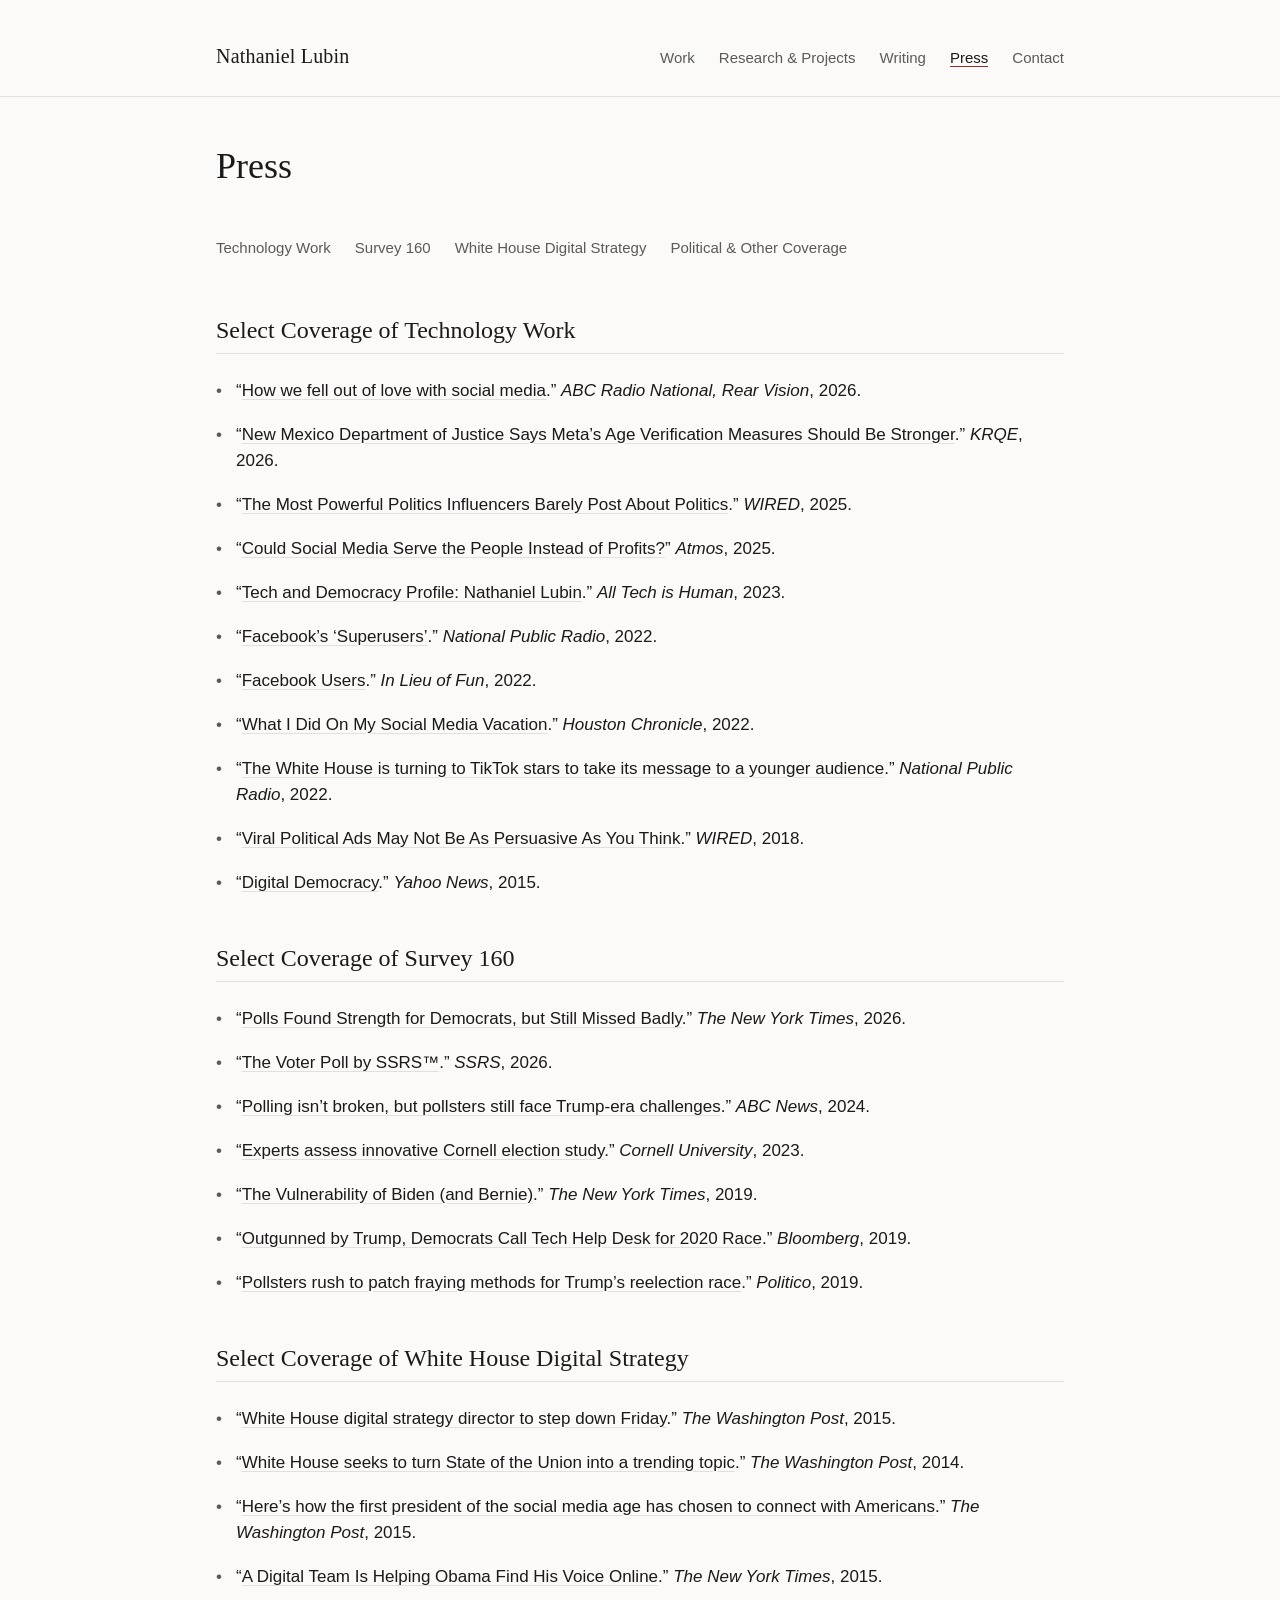
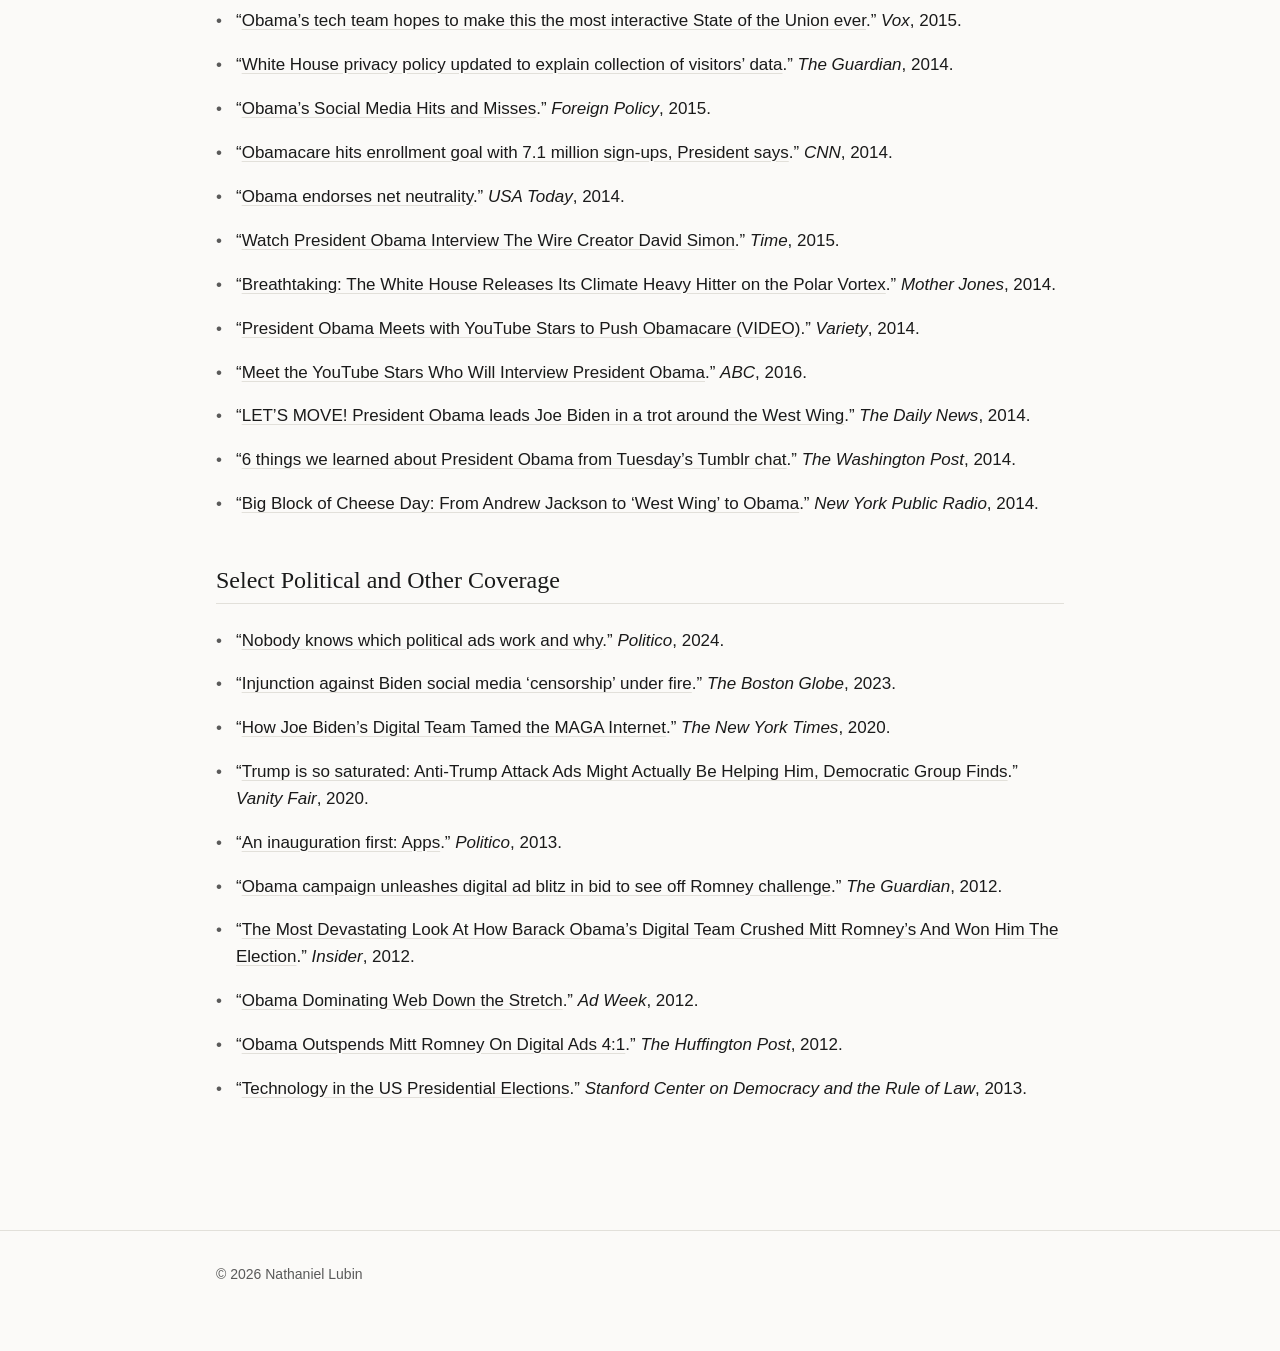
<file: press/index.html>
﻿<!doctype html>
<html lang="en">
<head>
<meta charset="utf-8">
<meta name="viewport" content="width=device-width, initial-scale=1">
<title>Press &mdash; Nathaniel Lubin</title>
<meta name="description" content="Media coverage of Nathaniel Lubin's work in technology, Survey 160, White House digital strategy, and politics.">
<link rel="stylesheet" href="../css/style.css">
</head>
<body>

<header class="site-header">
  <div class="site-header__inner">
    <a class="site-title" href="../">Nathaniel Lubin</a>
    <nav aria-label="Primary">
      <ul class="site-nav">
        <li><a href="../work/">Work</a></li>
        <li><a href="../research/">Research &amp; Projects</a></li>
        <li><a href="../writing/">Writing</a></li>
        <li><a href="./" aria-current="page">Press</a></li>
        <li><a href="../contact/">Contact</a></li>
      </ul>
    </nav>
  </div>
</header>

<main>
  <div class="wrap wrap--wide">

    <div class="page-header">
      <h1>Press</h1>
    </div>

    <ul class="jump-nav">
      <li><a href="#technology-work">Technology Work</a></li>
      <li><a href="#survey-160">Survey 160</a></li>
      <li><a href="#white-house">White House Digital Strategy</a></li>
      <li><a href="#political-other">Political &amp; Other Coverage</a></li>
    </ul>

    <section class="citation-group" id="technology-work">
      <h2>Select Coverage of Technology Work</h2>
      <ul class="citation-list">
        <li>&ldquo;<a href="https://www.abc.net.au/listen/programs/rearvision/rear-vision-meta-social-media-children/107334700">How we fell out of love with social media</a>.&rdquo; <span class="cite-venue">ABC Radio National, Rear Vision</span>, 2026.</li>
        <li>&ldquo;<a href="https://www.krqe.com/news/new-mexico/new-mexico-department-of-justice-says-metas-age-verification-measures-should-be-stronger/">New Mexico Department of Justice Says Meta&rsquo;s Age Verification Measures Should Be Stronger</a>.&rdquo; <span class="cite-venue">KRQE</span>, 2026.</li>
        <li>&ldquo;<a href="https://www.wired.com/story/the-most-powerful-politics-influencers-barely-post-about-politics/">The Most Powerful Politics Influencers Barely Post About Politics</a>.&rdquo; <span class="cite-venue">WIRED</span>, 2025.</li>
        <li>&ldquo;<a href="https://atmos.earth/climate-solutions/could-social-media-serve-the-people-instead-of-profits/">Could Social Media Serve the People Instead of Profits?</a>&rdquo; <span class="cite-venue">Atmos</span>, 2025.</li>
        <li>&ldquo;<a href="https://alltechishuman.org/all-tech-is-human-blog/tech-and-democracy-profile-nathaniel-lubin">Tech and Democracy Profile: Nathaniel Lubin</a>.&rdquo; <span class="cite-venue">All Tech is Human</span>, 2023.</li>
        <li>&ldquo;<a href="https://www.wnyc.org/story/facebooks-superusers/">Facebook&rsquo;s &lsquo;Superusers&rsquo;</a>.&rdquo; <span class="cite-venue">National Public Radio</span>, 2022.</li>
        <li>&ldquo;<a href="https://inlieuof.fun/episode/2022-03-07-0607.html">Facebook Users</a>.&rdquo; <span class="cite-venue">In Lieu of Fun</span>, 2022.</li>
        <li>&ldquo;<a href="https://www.houstonchronicle.com/business/article/What-I-did-on-my-social-media-vacation-17365139.php">What I Did On My Social Media Vacation</a>.&rdquo; <span class="cite-venue">Houston Chronicle</span>, 2022.</li>
        <li>&ldquo;<a href="https://www.npr.org/2022/10/09/1127211983/the-white-house-is-turning-to-tiktok-stars-to-take-its-message-to-a-younger-audi">The White House is turning to TikTok stars to take its message to a younger audience</a>.&rdquo; <span class="cite-venue">National Public Radio</span>, 2022.</li>
        <li>&ldquo;<a href="https://www.wired.com/story/viral-political-ads-not-as-persuasive-as-you-think/">Viral Political Ads May Not Be As Persuasive As You Think</a>.&rdquo; <span class="cite-venue">WIRED</span>, 2018.</li>
        <li>&ldquo;<a href="https://news.yahoo.com/NZ/news/digital-democracy-live-stream-and-full-conference-160240262.html">Digital Democracy</a>.&rdquo; <span class="cite-venue">Yahoo News</span>, 2015.</li>
      </ul>
    </section>

    <section class="citation-group" id="survey-160">
      <h2>Select Coverage of Survey 160</h2>
      <ul class="citation-list">
        <li>&ldquo;<a href="https://www.nytimes.com/2026/11/12/us/politics/poll-error-democrats-midterms.html">Polls Found Strength for Democrats, but Still Missed Badly</a>.&rdquo; <span class="cite-venue">The New York Times</span>, 2026.</li>
        <li>&ldquo;<a href="https://ssrs.com/insights/the-voter-poll-by-ssrs/">The Voter Poll by SSRS&trade;</a>.&rdquo; <span class="cite-venue">SSRS</span>, 2026.</li>
        <li>&ldquo;<a href="https://abcnews.go.com/538/polling-broken-pollsters-face-trump-era-challenges/story?id=110677969">Polling isn&rsquo;t broken, but pollsters still face Trump-era challenges</a>.&rdquo; <span class="cite-venue">ABC News</span>, 2024.</li>
        <li>&ldquo;<a href="https://as.cornell.edu/news/experts-assess-innovative-cornell-election-study">Experts assess innovative Cornell election study</a>.&rdquo; <span class="cite-venue">Cornell University</span>, 2023.</li>
        <li>&ldquo;<a href="https://www.nytimes.com/2019/07/01/opinion/biden-sanders-2020-donors.html">The Vulnerability of Biden (and Bernie)</a>.&rdquo; <span class="cite-venue">The New York Times</span>, 2019.</li>
        <li>&ldquo;<a href="https://www.bloomberg.com/news/articles/2019-07-02/silicon-valley-invests-in-startups-to-help-elect-democrats">Outgunned by Trump, Democrats Call Tech Help Desk for 2020 Race</a>.&rdquo; <span class="cite-venue">Bloomberg</span>, 2019.</li>
        <li>&ldquo;<a href="https://www.politico.com/story/2019/05/20/pollsters-trump-reelection-race-1335087">Pollsters rush to patch fraying methods for Trump&rsquo;s reelection race</a>.&rdquo; <span class="cite-venue">Politico</span>, 2019.</li>
      </ul>
    </section>

    <section class="citation-group" id="white-house">
      <h2>Select Coverage of White House Digital Strategy</h2>
      <ul class="citation-list">
        <li>&ldquo;<a href="https://www.washingtonpost.com/news/post-politics/wp/2015/05/01/white-house-digital-strategy-director-to-step-down-friday/">White House digital strategy director to step down Friday</a>.&rdquo; <span class="cite-venue">The Washington Post</span>, 2015.</li>
        <li>&ldquo;<a href="https://www.natelubin.com/White%20House%20seeks%20to%20turn%20State%20of%20the%20Union%20into%20a%20trending%20topic">White House seeks to turn State of the Union into a trending topic</a>.&rdquo; <span class="cite-venue">The Washington Post</span>, 2014.</li>
        <li>&ldquo;<a href="https://www.natelubin.com/Here%E2%80%99s%20how%20the%20first%20president%20of%20the%20social%20media%20age%20has%20chosen%20to%20connect%20with%20Americans">Here&rsquo;s how the first president of the social media age has chosen to connect with Americans</a>.&rdquo; <span class="cite-venue">The Washington Post</span>, 2015.</li>
        <li>&ldquo;<a href="https://www.nytimes.com/2015/11/09/us/politics/a-digital-team-is-helping-obama-find-his-voice-online.html">A Digital Team Is Helping Obama Find His Voice Online</a>.&rdquo; <span class="cite-venue">The New York Times</span>, 2015.</li>
        <li>&ldquo;<a href="https://www.vox.com/2015/1/19/7854619/state-of-the-union-interactive-site">Obama&rsquo;s tech team hopes to make this the most interactive State of the Union ever</a>.&rdquo; <span class="cite-venue">Vox</span>, 2015.</li>
        <li>&ldquo;<a href="https://www.theguardian.com/world/2014/apr/18/white-house-privacy-policy-updated">White House privacy policy updated to explain collection of visitors&rsquo; data</a>.&rdquo; <span class="cite-venue">The Guardian</span>, 2014.</li>
        <li>&ldquo;<a href="https://foreignpolicy.com/2015/05/01/obamas-social-media-hits-and-misses/">Obama&rsquo;s Social Media Hits and Misses</a>.&rdquo; <span class="cite-venue">Foreign Policy</span>, 2015.</li>
        <li>&ldquo;<a href="https://www.cnn.com/2014/04/01/politics/obamacare-signups-target/index.html">Obamacare hits enrollment goal with 7.1 million sign-ups, President says</a>.&rdquo; <span class="cite-venue">CNN</span>, 2014.</li>
        <li>&ldquo;<a href="https://www.usatoday.com/story/news/nation/2014/11/10/obama-internet-net-neutrality/18793429/">Obama endorses net neutrality</a>.&rdquo; <span class="cite-venue">USA Today</span>, 2014.</li>
        <li>&ldquo;<a href="https://time.com/3761066/obama-the-wire-david-simon/">Watch President Obama Interview The Wire Creator David Simon</a>.&rdquo; <span class="cite-venue">Time</span>, 2015.</li>
        <li>&ldquo;<a href="https://www.motherjones.com/politics/2014/01/john-holdren-video-polar-vortex/">Breathtaking: The White House Releases Its Climate Heavy Hitter on the Polar Vortex</a>.&rdquo; <span class="cite-venue">Mother Jones</span>, 2014.</li>
        <li>&ldquo;<a href="https://variety.com/2014/digital/news/president-obama-meets-with-youtube-stars-to-push-obamacare-video-1201127120/">President Obama Meets with YouTube Stars to Push Obamacare (VIDEO)</a>.&rdquo; <span class="cite-venue">Variety</span>, 2014.</li>
        <li>&ldquo;<a href="https://abcnews.go.com/Technology/meet-youtube-stars-interview-president-obama/story?id=36310811">Meet the YouTube Stars Who Will Interview President Obama</a>.&rdquo; <span class="cite-venue">ABC</span>, 2016.</li>
        <li>&ldquo;<a href="https://www.nydailynews.com/news/politics/obama-biden-run-west-wing-article-1.1706135">LET&rsquo;S MOVE! President Obama leads Joe Biden in a trot around the West Wing</a>.&rdquo; <span class="cite-venue">The Daily News</span>, 2014.</li>
        <li>&ldquo;<a href="https://www.washingtonpost.com/news/the-fix/wp/2014/06/10/six-things-we-learned-about-potus-from-todays-tumblr-chat/">6 things we learned about President Obama from Tuesday&rsquo;s Tumblr chat</a>.&rdquo; <span class="cite-venue">The Washington Post</span>, 2014.</li>
        <li>&ldquo;<a href="https://www.wnycstudios.org/podcasts/takeaway/segments/big-block-cheese-day-jackson-west-wing-obama">Big Block of Cheese Day: From Andrew Jackson to &lsquo;West Wing&rsquo; to Obama</a>.&rdquo; <span class="cite-venue">New York Public Radio</span>, 2014.</li>
      </ul>
    </section>

    <section class="citation-group" id="political-other">
      <h2>Select Political and Other Coverage</h2>
      <ul class="citation-list">
        <li>&ldquo;<a href="https://www.politico.com/news/2024/02/15/political-ad-effectiveness-study-00141622">Nobody knows which political ads work and why</a>.&rdquo; <span class="cite-venue">Politico</span>, 2024.</li>
        <li>&ldquo;<a href="https://www.bostonglobe.com/2023/07/06/business/injunction-against-biden-social-media-censorship-is-under-fire/">Injunction against Biden social media &lsquo;censorship&rsquo; under fire</a>.&rdquo; <span class="cite-venue">The Boston Globe</span>, 2023.</li>
        <li>&ldquo;<a href="https://www.nytimes.com/2020/12/06/technology/joe-biden-internet-election.html">How Joe Biden&rsquo;s Digital Team Tamed the MAGA Internet</a>.&rdquo; <span class="cite-venue">The New York Times</span>, 2020.</li>
        <li>&ldquo;<a href="https://www.vanityfair.com/news/2020/09/anti-trump-attack-ads-might-actually-be-helping-him">Trump is so saturated: Anti-Trump Attack Ads Might Actually Be Helping Him, Democratic Group Finds</a>.&rdquo; <span class="cite-venue">Vanity Fair</span>, 2020.</li>
        <li>&ldquo;<a href="https://www.politico.com/story/2013/01/inauguration-2013-first-apps-086123">An inauguration first: Apps</a>.&rdquo; <span class="cite-venue">Politico</span>, 2013.</li>
        <li>&ldquo;<a href="https://www.theguardian.com/world/2012/may/24/obama-digital-advertising-blitz-romney">Obama campaign unleashes digital ad blitz in bid to see off Romney challenge</a>.&rdquo; <span class="cite-venue">The Guardian</span>, 2012.</li>
        <li>&ldquo;<a href="https://www.businessinsider.com/obama-digital-teams-election-romp-2012-12">The Most Devastating Look At How Barack Obama&rsquo;s Digital Team Crushed Mitt Romney&rsquo;s And Won Him The Election</a>.&rdquo; <span class="cite-venue">Insider</span>, 2012.</li>
        <li>&ldquo;<a href="https://www.natelubin.com/Obama%20Dominating%20Web%20Down%20the%20Stretch">Obama Dominating Web Down the Stretch</a>.&rdquo; <span class="cite-venue">Ad Week</span>, 2012.</li>
        <li>&ldquo;<a href="https://www.huffpost.com/entry/2012-ads_n_1808383">Obama Outspends Mitt Romney On Digital Ads 4:1</a>.&rdquo; <span class="cite-venue">The Huffington Post</span>, 2012.</li>
        <li>&ldquo;<a href="https://cddrl.fsi.stanford.edu/multimedia/technology-us-presidential-elections">Technology in the US Presidential Elections</a>.&rdquo; <span class="cite-venue">Stanford Center on Democracy and the Rule of Law</span>, 2013.</li>
      </ul>
    </section>

  </div>
</main>

<footer class="site-footer">
  <div class="wrap wrap--wide">
    <p>&copy; 2026 Nathaniel Lubin</p>
  </div>
</footer>

</body>
</html>
</file>
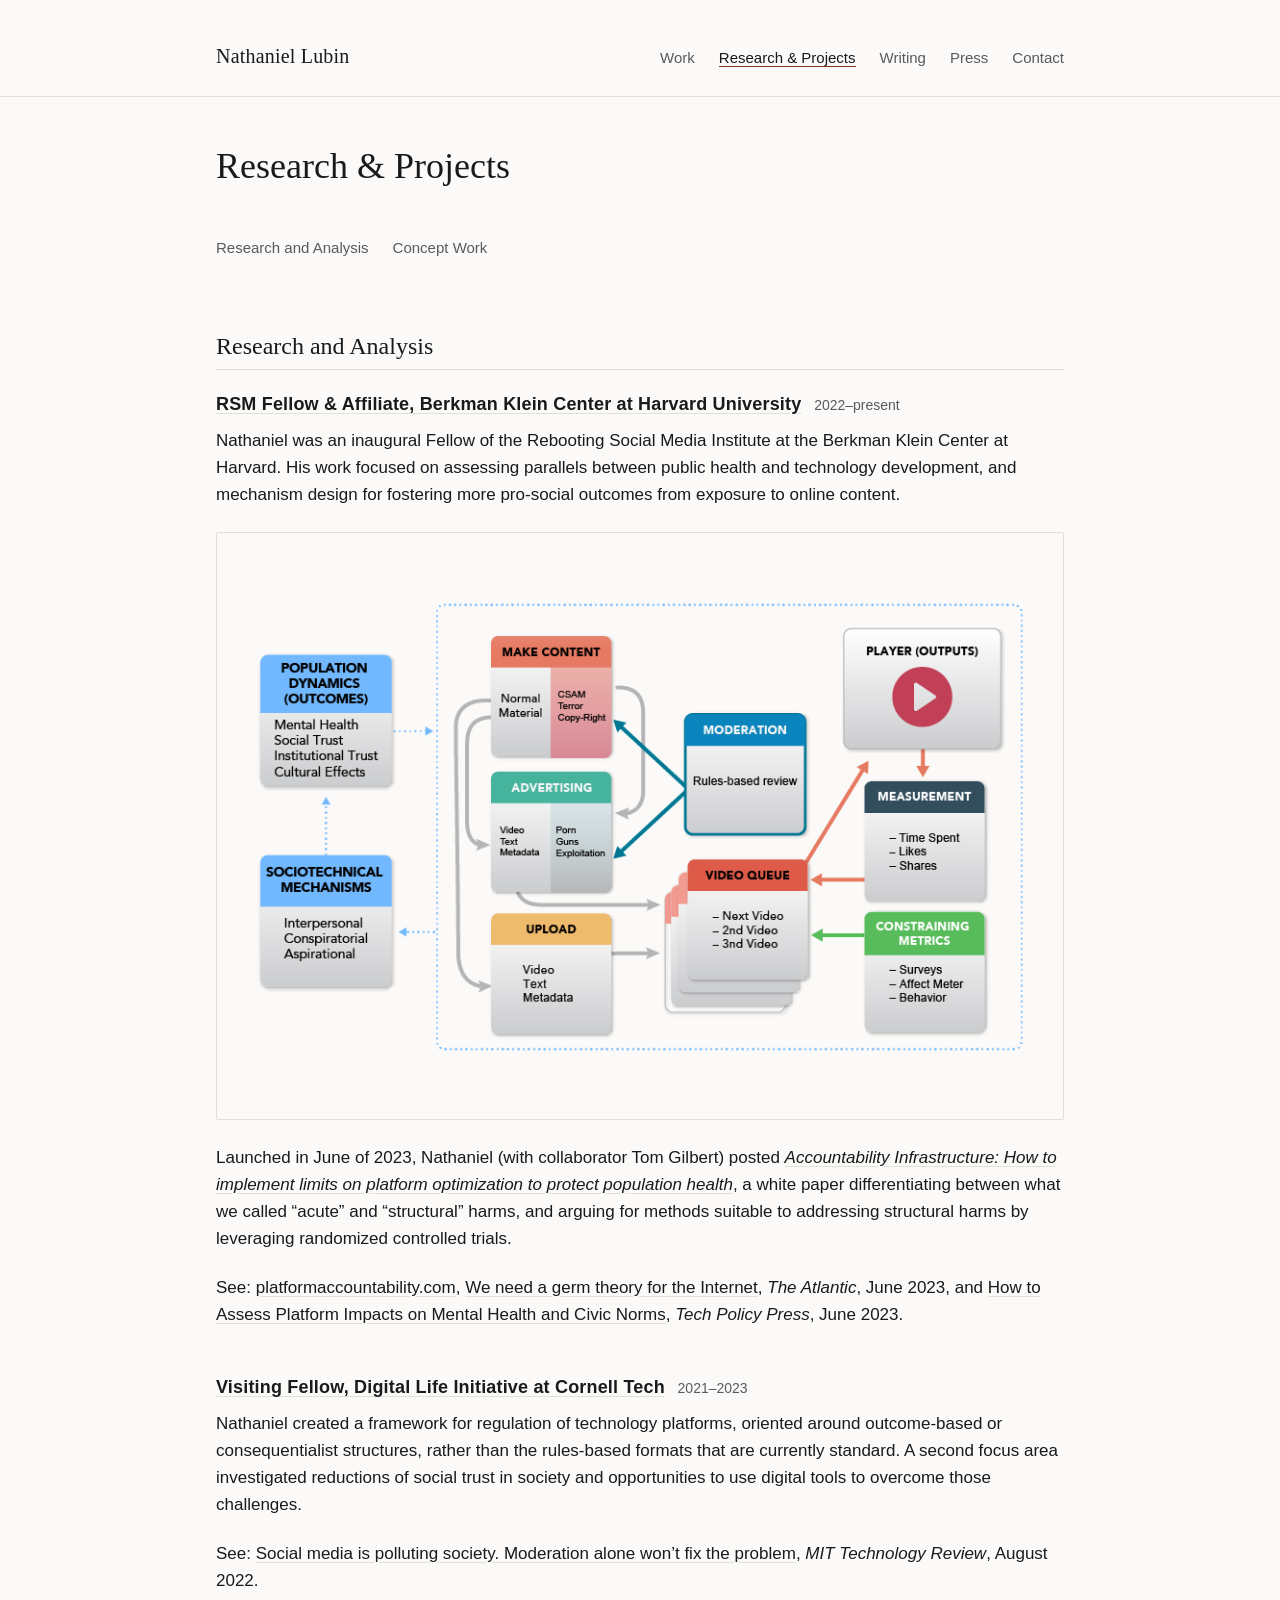
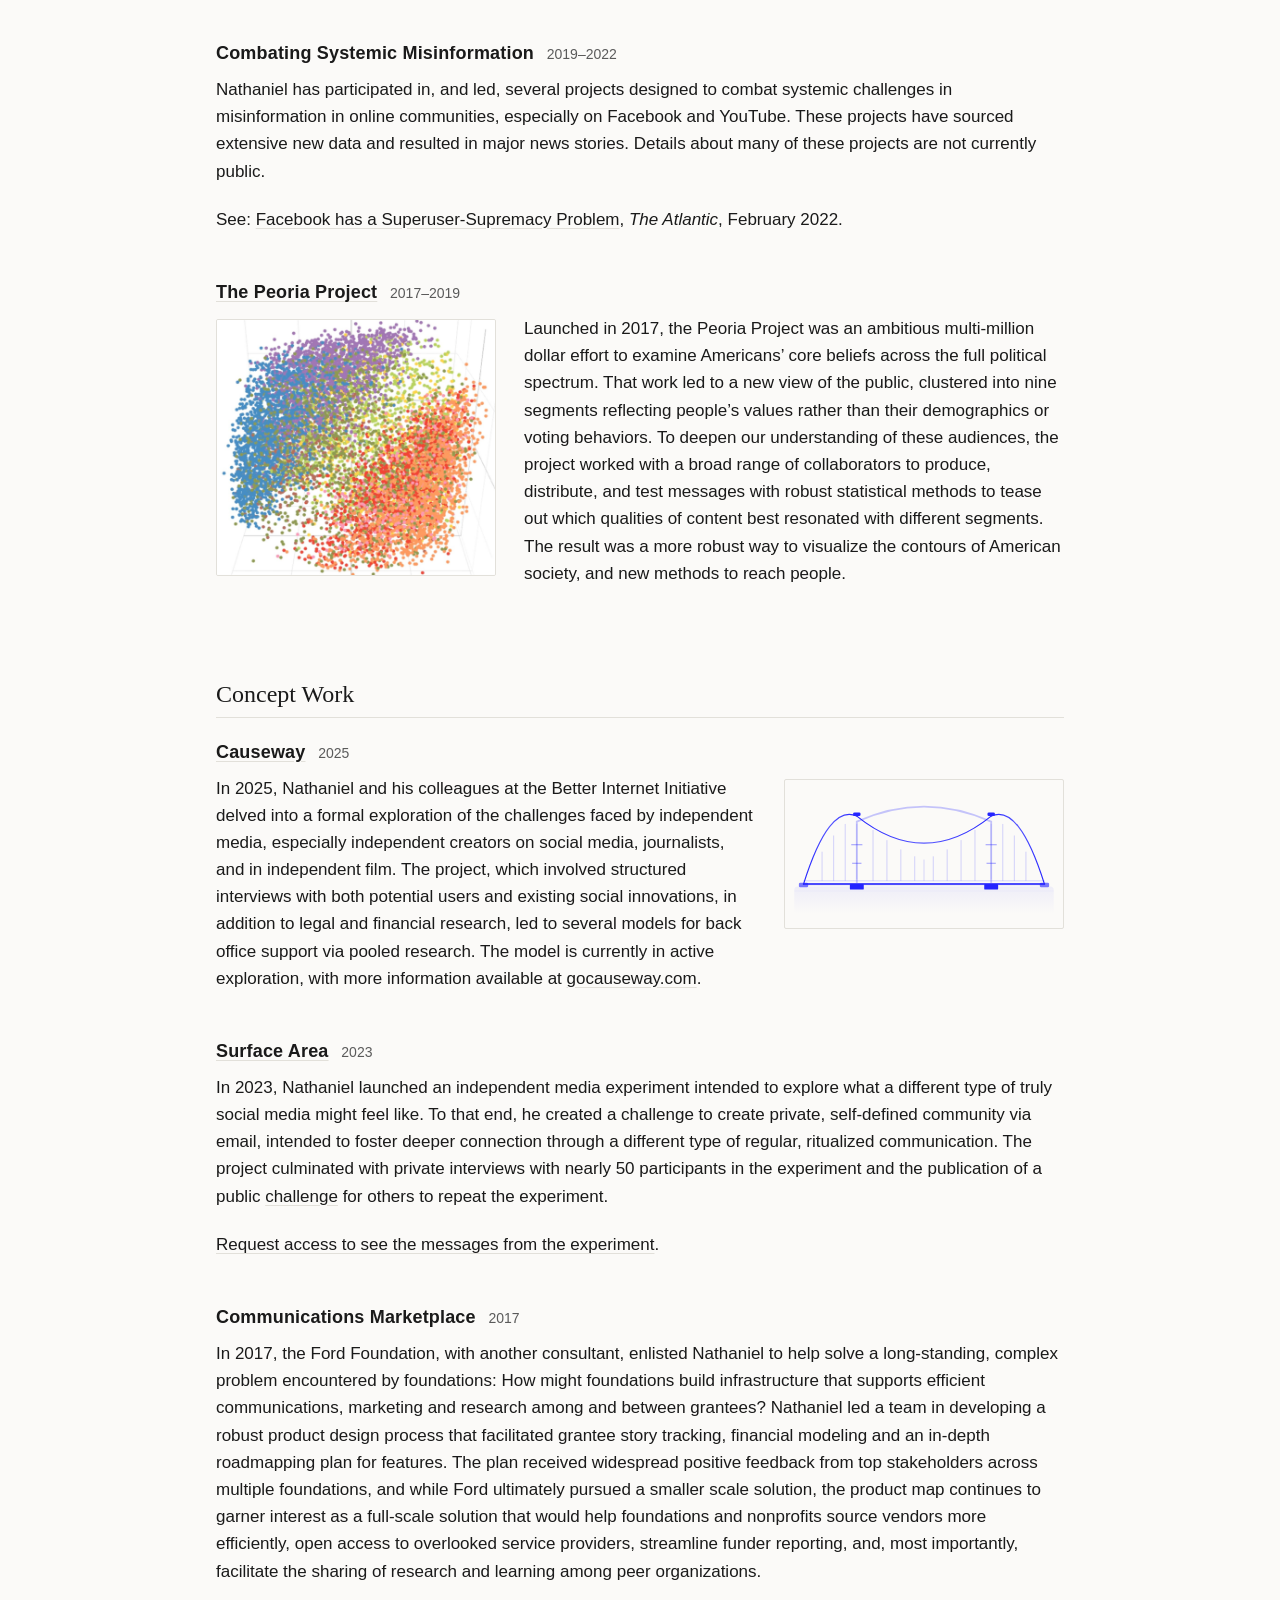
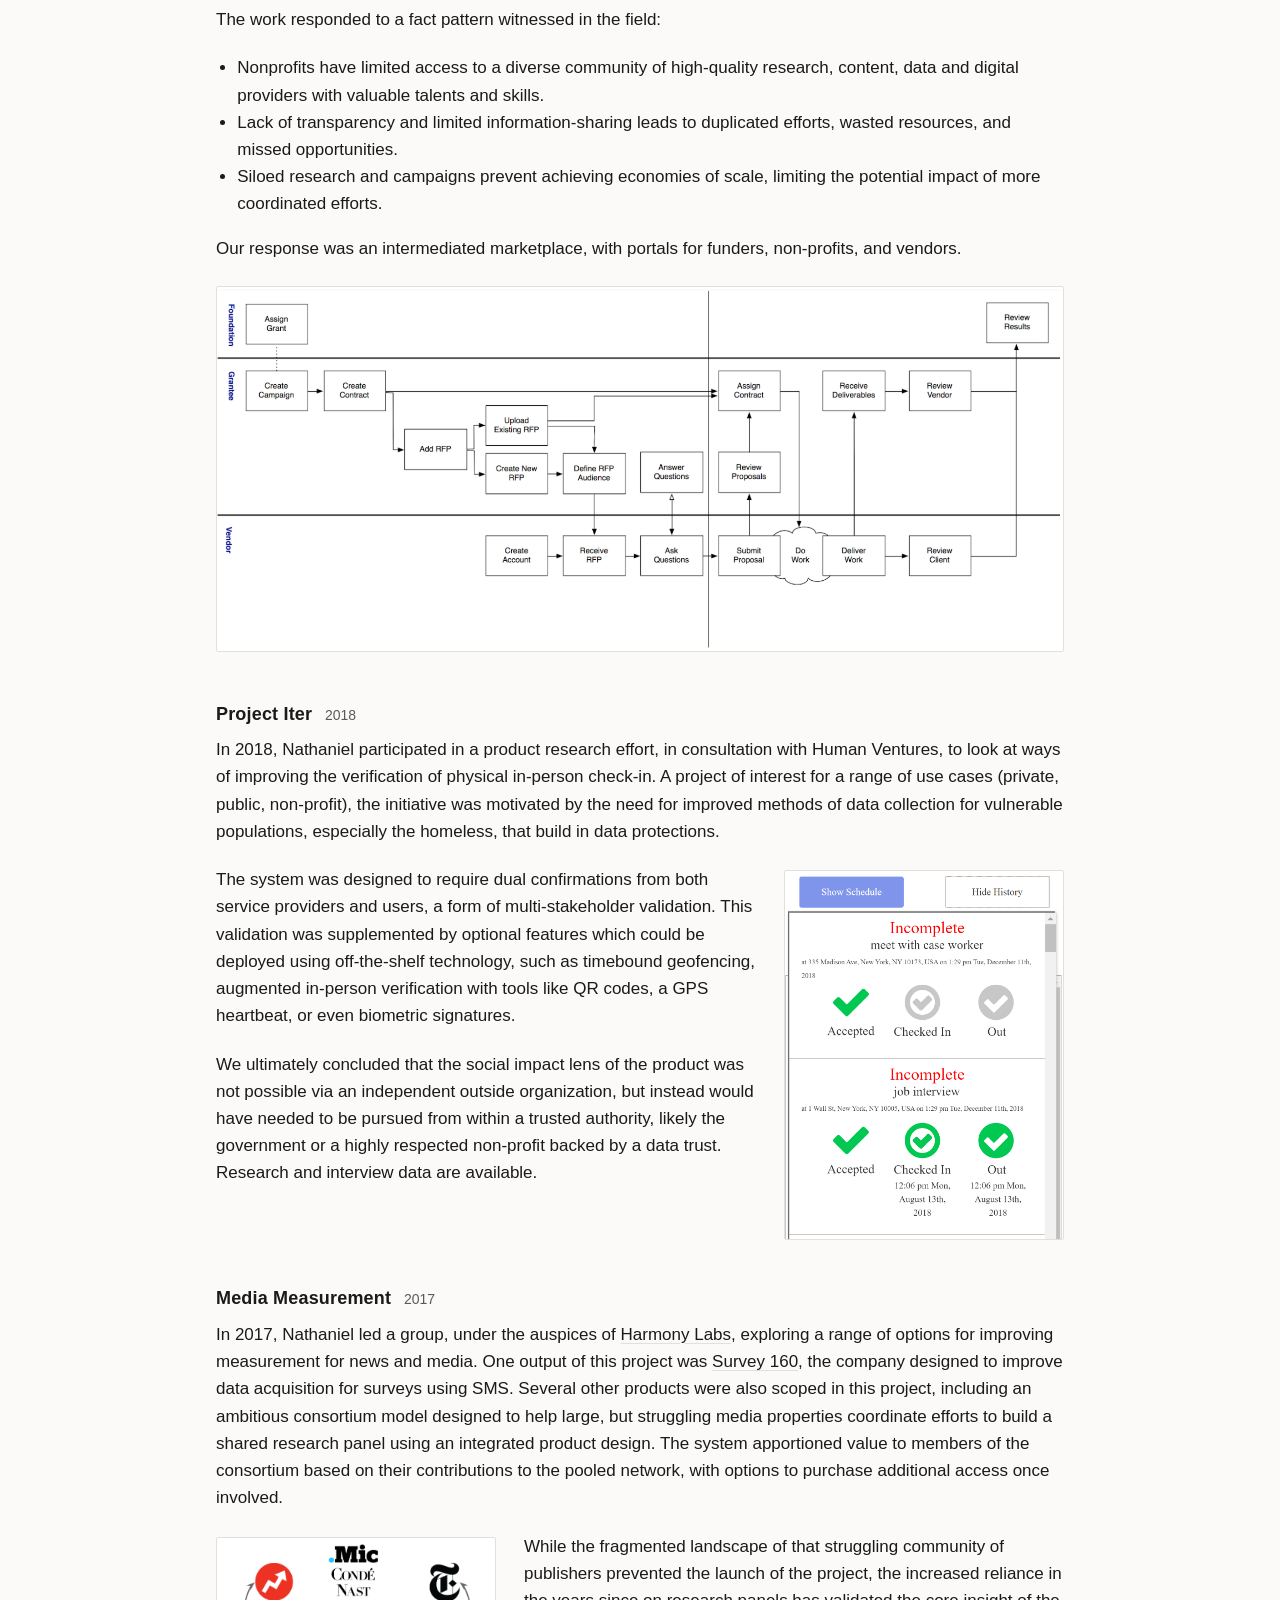
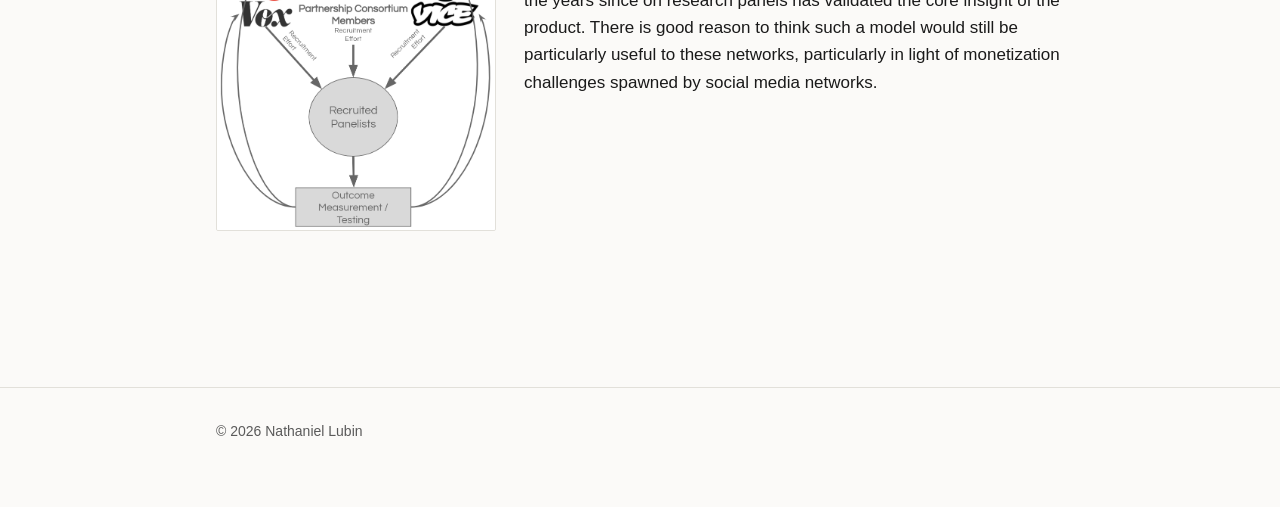
<file: research/index.html>
<!doctype html>
<html lang="en">
<head>
<meta charset="utf-8">
<meta name="viewport" content="width=device-width, initial-scale=1">
<title>Research &amp; Projects &mdash; Nathaniel Lubin</title>
<meta name="description" content="Research fellowships and concept work spanning platform accountability, misinformation, and public opinion research.">
<link rel="stylesheet" href="../css/style.css">
</head>
<body>

<header class="site-header">
  <div class="site-header__inner">
    <a class="site-title" href="../">Nathaniel Lubin</a>
    <nav aria-label="Primary">
      <ul class="site-nav">
        <li><a href="../work/">Work</a></li>
        <li><a href="./" aria-current="page">Research &amp; Projects</a></li>
        <li><a href="../writing/">Writing</a></li>
        <li><a href="../press/">Press</a></li>
        <li><a href="../contact/">Contact</a></li>
      </ul>
    </nav>
  </div>
</header>

<main>
  <div class="wrap wrap--wide">

    <div class="page-header">
      <h1>Research &amp; Projects</h1>
    </div>

    <ul class="jump-nav">
      <li><a href="#research">Research and Analysis</a></li>
      <li><a href="#concept-work">Concept Work</a></li>
    </ul>

    <section class="work-section" id="research">
      <h2>Research and Analysis</h2>

      <div class="work-item" id="berkman-klein">
        <div class="work-item__head">
          <h3><a href="https://cyber.harvard.edu/people/nathaniel-lubin">RSM Fellow &amp; Affiliate, Berkman Klein Center at Harvard University</a></h3>
          <p class="meta">2022&ndash;present</p>
        </div>
        <p>Nathaniel was an inaugural Fellow of the Rebooting Social Media Institute at the Berkman Klein Center at Harvard. His work focused on assessing parallels between public health and technology development, and mechanism design for fostering more pro-social outcomes from exposure to online content.</p>
        <figure class="work-figure work-figure--wide">
          <img src="../assets/accountability-infrastructure-figure5.png" alt="Figure 5: Added constraints to monitor and control for societal-scale dynamics, from the Accountability Infrastructure white paper" width="880" height="609">
        </figure>
        <p>Launched in June of 2023, Nathaniel (with collaborator Tom Gilbert) posted <a href="https://arxiv.org/abs/2306.07443"><em>Accountability Infrastructure: How to implement limits on platform optimization to protect population health</em></a>, a white paper differentiating between what we called &ldquo;acute&rdquo; and &ldquo;structural&rdquo; harms, and arguing for methods suitable to addressing structural harms by leveraging randomized controlled trials.</p>
        <p>See: <a href="https://www.platformaccountability.com/">platformaccountability.com</a>, <a href="https://www.theatlantic.com/ideas/archive/2023/06/germ-theory-digital-platforms-internet-metaphore/674458/">We need a germ theory for the Internet</a>, <em>The Atlantic</em>, June 2023, and <a href="https://techpolicy.press/how-to-assess-platform-impact-on-mental-health-and-civic-norms/">How to Assess Platform Impacts on Mental Health and Civic Norms</a>, <em>Tech Policy Press</em>, June 2023.</p>
      </div>

      <div class="work-item" id="cornell-dli">
        <div class="work-item__head">
          <h3><a href="https://www.dli.tech.cornell.edu/members/Lubin">Visiting Fellow, Digital Life Initiative at Cornell Tech</a></h3>
          <p class="meta">2021&ndash;2023</p>
        </div>
        <p>Nathaniel created a framework for regulation of technology platforms, oriented around outcome-based or consequentialist structures, rather than the rules-based formats that are currently standard. A second focus area investigated reductions of social trust in society and opportunities to use digital tools to overcome those challenges.</p>
        <p>See: <a href="https://www.technologyreview.com/2022/08/09/1057171/social-media-polluting-society-moderation-alone-wont-fix-the-problem/">Social media is polluting society. Moderation alone won&rsquo;t fix the problem</a>, <em>MIT Technology Review</em>, August 2022.</p>
      </div>

      <div class="work-item" id="misinformation">
        <div class="work-item__head">
          <h3>Combating Systemic Misinformation</h3>
          <p class="meta">2019&ndash;2022</p>
        </div>
        <p>Nathaniel has participated in, and led, several projects designed to combat systemic challenges in misinformation in online communities, especially on Facebook and YouTube. These projects have sourced extensive new data and resulted in major news stories. Details about many of these projects are not currently public.</p>
        <p>See: <a href="https://www.theatlantic.com/technology/archive/2022/02/facebook-hate-speech-misinformation-superusers/621617/">Facebook has a Superuser-Supremacy Problem</a>, <em>The Atlantic</em>, February 2022.</p>
      </div>

      <div class="work-item" id="peoria-project">
        <div class="work-item__head">
          <h3><a href="https://thepeoriaproject.org/">The Peoria Project</a></h3>
          <p class="meta">2017&ndash;2019</p>
        </div>
        <figure class="work-figure work-figure--float-left">
          <img src="../assets/peoria-project-clusters.jpg" alt="3D scatter plot visualizing Americans clustered into nine value-based segments" width="1200" height="1101">
        </figure>
        <p>Launched in 2017, the Peoria Project was an ambitious multi-million dollar effort to examine Americans&rsquo; core beliefs across the full political spectrum. That work led to a new view of the public, clustered into nine segments reflecting people&rsquo;s values rather than their demographics or voting behaviors. To deepen our understanding of these audiences, the project worked with a broad range of collaborators to produce, distribute, and test messages with robust statistical methods to tease out which qualities of content best resonated with different segments. The result was a more robust way to visualize the contours of American society, and new methods to reach people.</p>
      </div>
    </section>

    <section class="work-section" id="concept-work">
      <h2>Concept Work</h2>

      <div class="work-item" id="causeway">
        <div class="work-item__head">
          <h3><a href="https://gocauseway.com">Causeway</a></h3>
          <p class="meta">2025</p>
        </div>
        <figure class="work-figure work-figure--float-right">
          <img src="../assets/causeway-bridge.svg" alt="Illustration of a suspension bridge, from the Causeway homepage" width="600" height="320">
        </figure>
        <p>In 2025, Nathaniel and his colleagues at the Better Internet Initiative delved into a formal exploration of the challenges faced by independent media, especially independent creators on social media, journalists, and in independent film. The project, which involved structured interviews with both potential users and existing social innovations, in addition to legal and financial research, led to several models for back office support via pooled research. The model is currently in active exploration, with more information available at <a href="https://gocauseway.com">gocauseway.com</a>.</p>
      </div>

      <div class="work-item" id="surface-area">
        <div class="work-item__head">
          <h3><a href="https://www.surfacearea.info/">Surface Area</a></h3>
          <p class="meta">2023</p>
        </div>
        <p>In 2023, Nathaniel launched an independent media experiment intended to explore what a different type of truly social media might feel like. To that end, he created a challenge to create private, self-defined community via email, intended to foster deeper connection through a different type of regular, ritualized communication. The project culminated with private interviews with nearly 50 participants in the experiment and the publication of a public <a href="https://www.surfacearea.info/">challenge</a> for others to repeat the experiment.</p>
        <p><a href="https://docs.google.com/document/d/1dFcJdypjE7FL6l5z3f-1GWj1uB6A9bi6RlCwPcGwNjM/edit?tab=t.0">Request access to see the messages from the experiment</a>.</p>
      </div>

      <div class="work-item" id="communications-marketplace">
        <div class="work-item__head">
          <h3>Communications Marketplace</h3>
          <p class="meta">2017</p>
        </div>
        <p>In 2017, the Ford Foundation, with another consultant, enlisted Nathaniel to help solve a long-standing, complex problem encountered by foundations: How might foundations build infrastructure that supports efficient communications, marketing and research among and between grantees? Nathaniel led a team in developing a robust product design process that facilitated grantee story tracking, financial modeling and an in-depth roadmapping plan for features. The plan received widespread positive feedback from top stakeholders across multiple foundations, and while Ford ultimately pursued a smaller scale solution, the product map continues to garner interest as a full-scale solution that would help foundations and nonprofits source vendors more efficiently, open access to overlooked service providers, streamline funder reporting, and, most importantly, facilitate the sharing of research and learning among peer organizations.</p>
        <p>The work responded to a fact pattern witnessed in the field:</p>
        <ul>
          <li>Nonprofits have limited access to a diverse community of high-quality research, content, data and digital providers with valuable talents and skills.</li>
          <li>Lack of transparency and limited information-sharing leads to duplicated efforts, wasted resources, and missed opportunities.</li>
          <li>Siloed research and campaigns prevent achieving economies of scale, limiting the potential impact of more coordinated efforts.</li>
        </ul>
        <p>Our response was an intermediated marketplace, with portals for funders, non-profits, and vendors.</p>
        <figure class="work-figure work-figure--wide">
          <img src="../assets/communications-marketplace-flow.png" alt="Flowchart of the communications marketplace product, showing flows between foundation, grantee, and vendor" width="1567" height="674">
        </figure>
      </div>

      <div class="work-item" id="project-iter">
        <div class="work-item__head">
          <h3>Project Iter</h3>
          <p class="meta">2018</p>
        </div>
        <p>In 2018, Nathaniel participated in a product research effort, in consultation with Human Ventures, to look at ways of improving the verification of physical in-person check-in. A project of interest for a range of use cases (private, public, non-profit), the initiative was motivated by the need for improved methods of data collection for vulnerable populations, especially the homeless, that build in data protections.</p>
        <figure class="work-figure work-figure--float-right">
          <img src="../assets/project-iter-screenshot.png" alt="Project Iter product screenshot showing schedule and check-in confirmation states" width="1001" height="1326">
        </figure>
        <p>The system was designed to require dual confirmations from both service providers and users, a form of multi-stakeholder validation. This validation was supplemented by optional features which could be deployed using off-the-shelf technology, such as timebound geofencing, augmented in-person verification with tools like QR codes, a GPS heartbeat, or even biometric signatures.</p>
        <p>We ultimately concluded that the social impact lens of the product was not possible via an independent outside organization, but instead would have needed to be pursued from within a trusted authority, likely the government or a highly respected non-profit backed by a data trust. Research and interview data are available.</p>
      </div>

      <div class="work-item" id="media-measurement">
        <div class="work-item__head">
          <h3>Media Measurement</h3>
          <p class="meta">2017</p>
        </div>
        <p>In 2017, Nathaniel led a group, under the auspices of <a href="https://harmonylabs.org/">Harmony Labs</a>, exploring a range of options for improving measurement for news and media. One output of this project was <a href="https://www.survey160.com/">Survey 160</a>, the company designed to improve data acquisition for surveys using SMS. Several other products were also scoped in this project, including an ambitious consortium model designed to help large, but struggling media properties coordinate efforts to build a shared research panel using an integrated product design. The system apportioned value to members of the consortium based on their contributions to the pooled network, with options to purchase additional access once involved.</p>
        <figure class="work-figure work-figure--float-left">
          <img src="../assets/media-measurement-consortium.png" alt="Diagram of a media measurement consortium recruiting panelists from Vox, Mic, Cond&eacute; Nast, and Vice for outcome measurement" width="735" height="772">
        </figure>
        <p>While the fragmented landscape of that struggling community of publishers prevented the launch of the project, the increased reliance in the years since on research panels has validated the core insight of the product. There is good reason to think such a model would still be particularly useful to these networks, particularly in light of monetization challenges spawned by social media networks.</p>
      </div>
    </section>

  </div>
</main>

<footer class="site-footer">
  <div class="wrap wrap--wide">
    <p>&copy; 2026 Nathaniel Lubin</p>
  </div>
</footer>

</body>
</html>
</file>
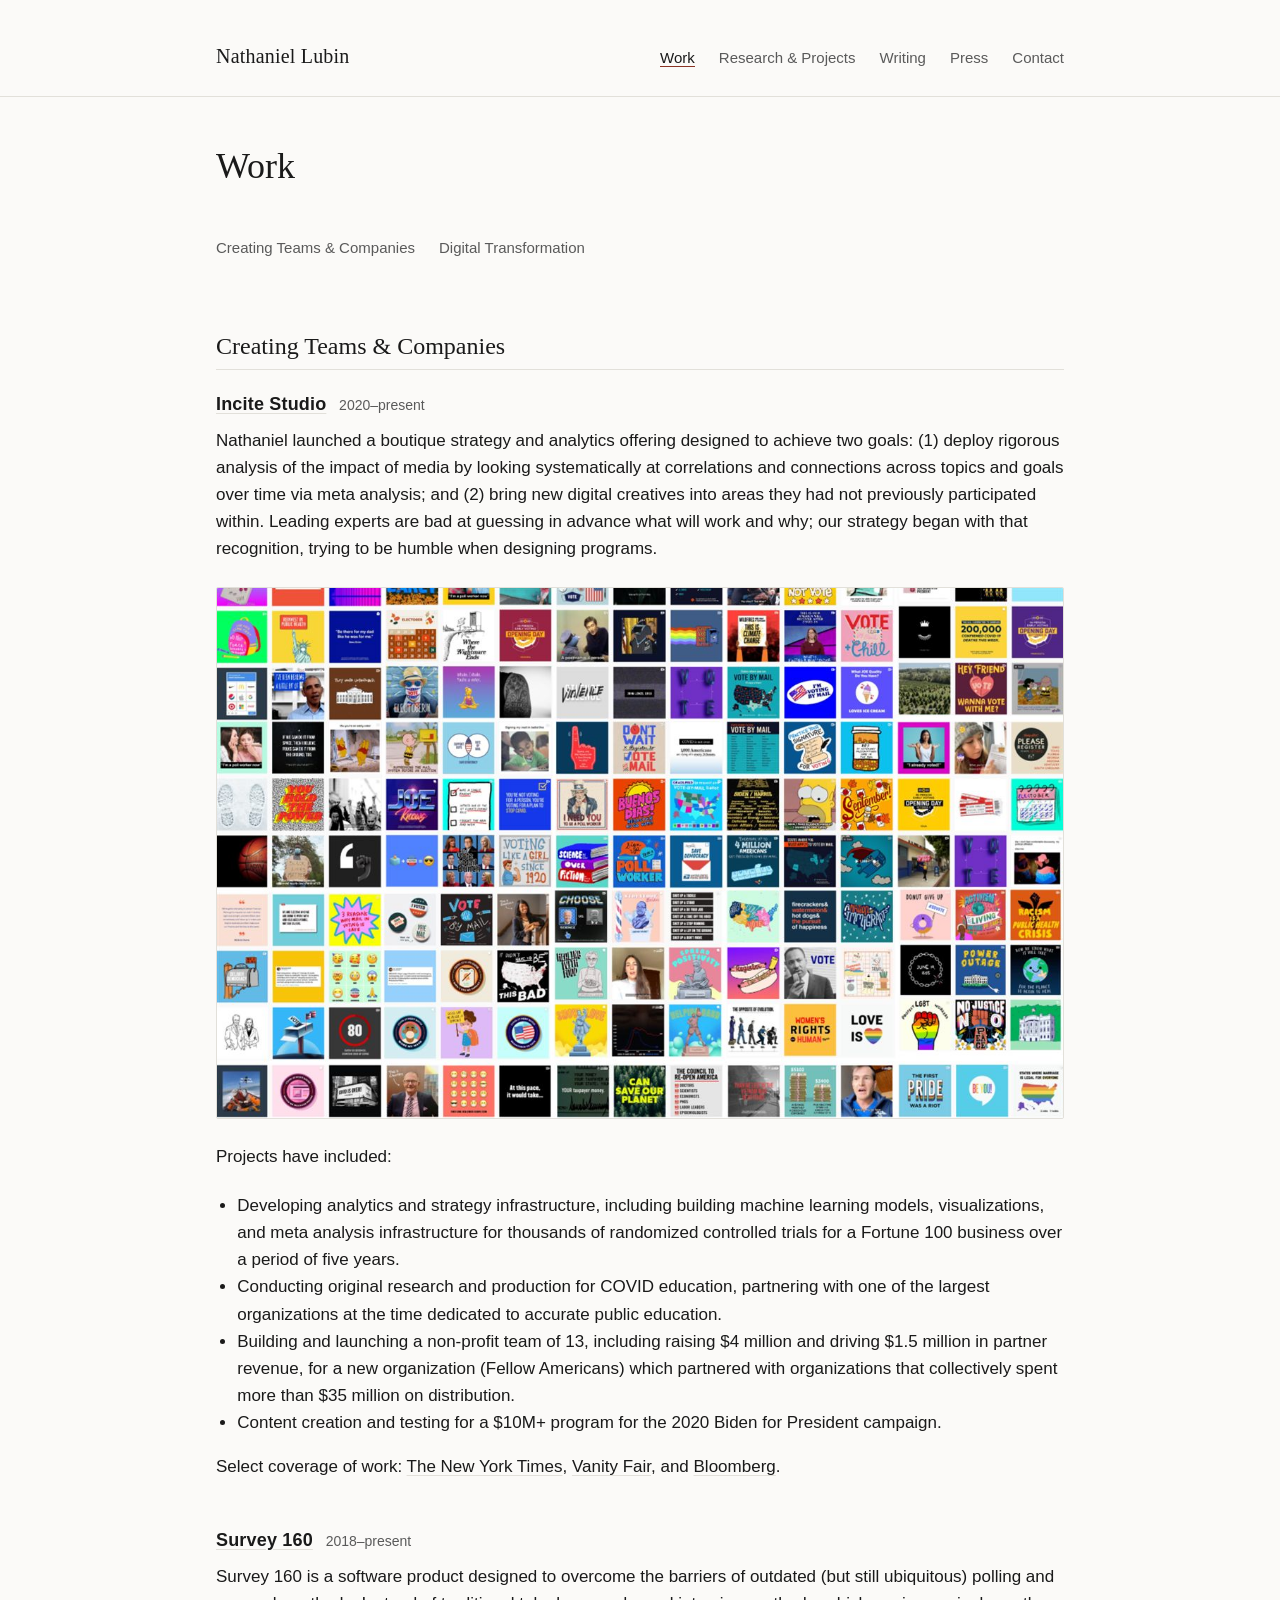
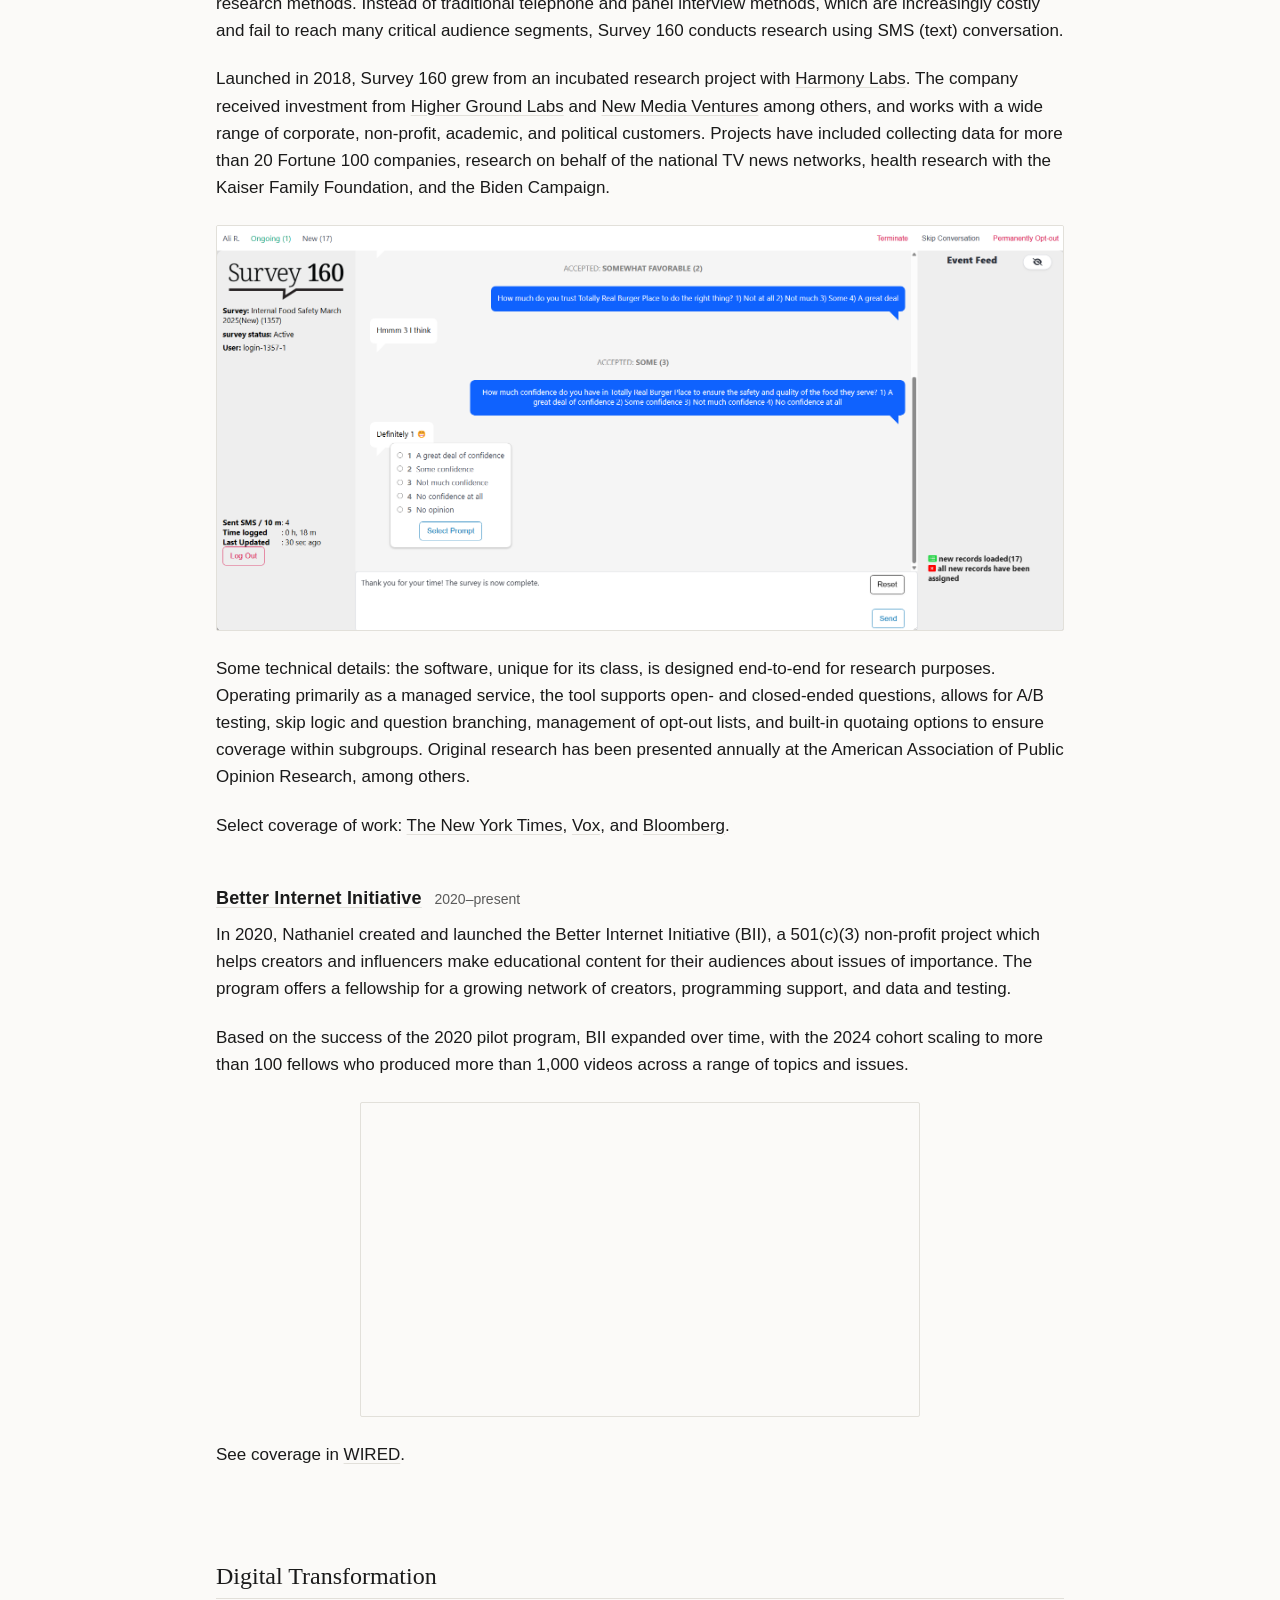
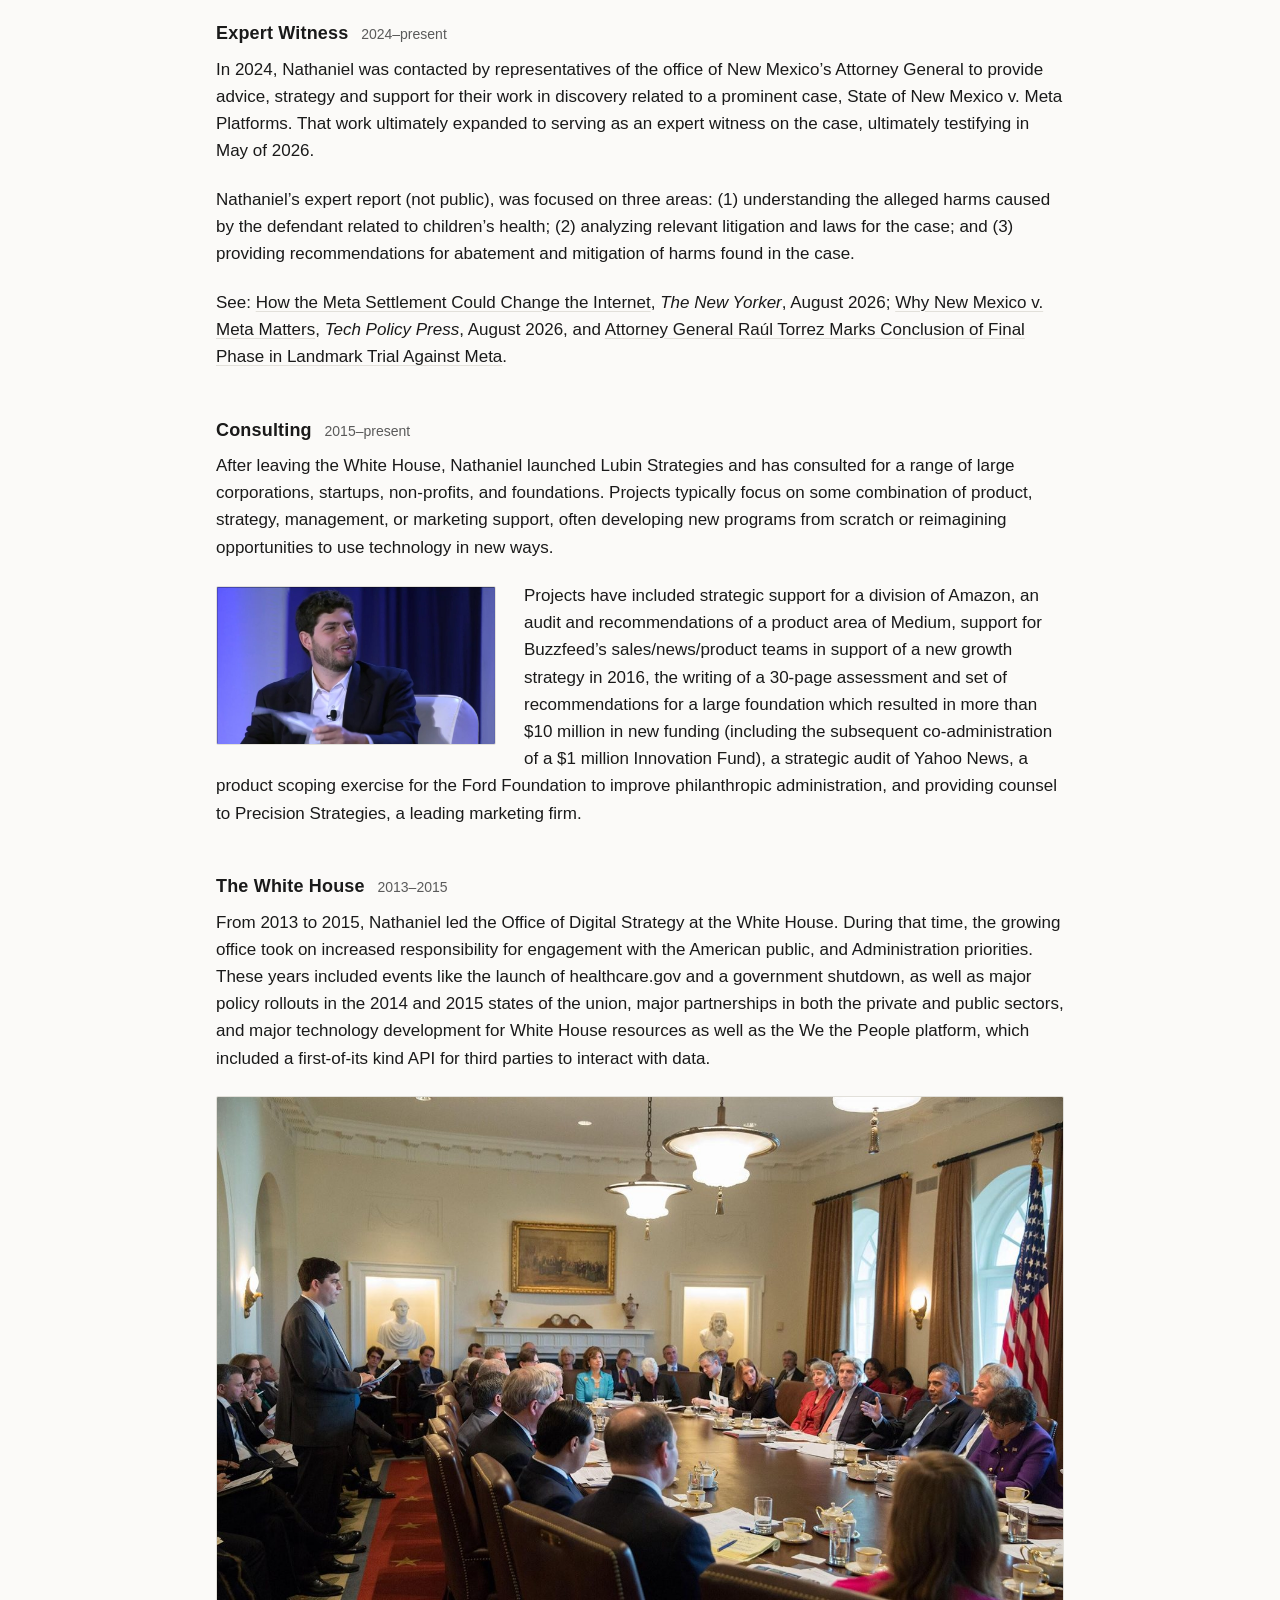
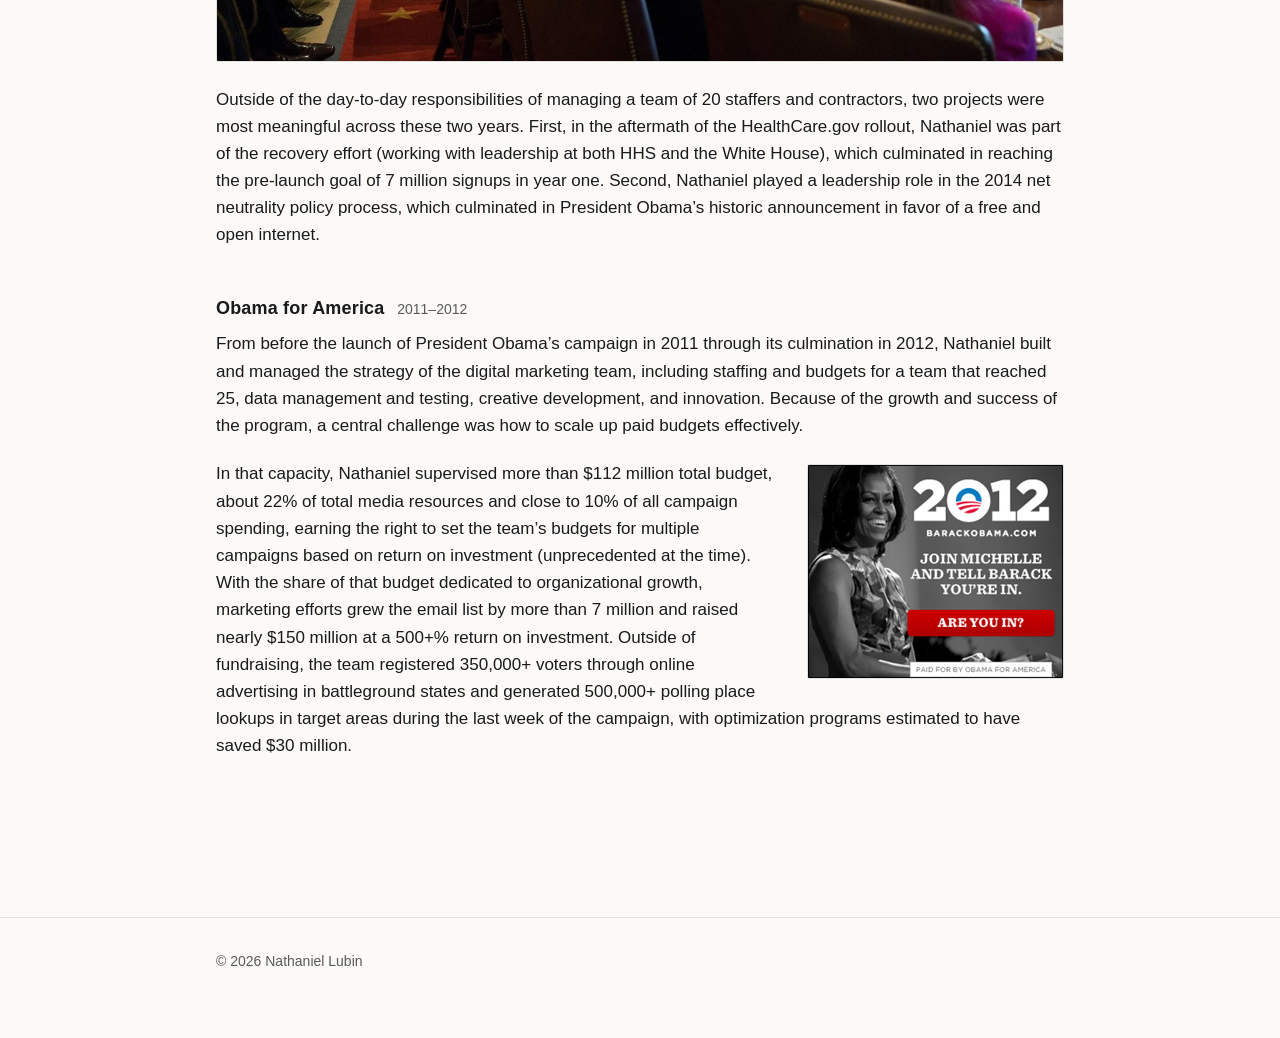
<file: work/index.html>
﻿<!doctype html>
<html lang="en">
<head>
<meta charset="utf-8">
<meta name="viewport" content="width=device-width, initial-scale=1">
<title>Work &mdash; Nathaniel Lubin</title>
<meta name="description" content="Work across creating teams and companies, and digital transformation.">
<link rel="stylesheet" href="../css/style.css">
</head>
<body>

<header class="site-header">
  <div class="site-header__inner">
    <a class="site-title" href="../">Nathaniel Lubin</a>
    <nav aria-label="Primary">
      <ul class="site-nav">
        <li><a href="./" aria-current="page">Work</a></li>
        <li><a href="../research/">Research &amp; Projects</a></li>
        <li><a href="../writing/">Writing</a></li>
        <li><a href="../press/">Press</a></li>
        <li><a href="../contact/">Contact</a></li>
      </ul>
    </nav>
  </div>
</header>

<main>
  <div class="wrap wrap--wide">

    <div class="page-header">
      <h1>Work</h1>
    </div>

    <ul class="jump-nav">
      <li><a href="#creating-teams">Creating Teams &amp; Companies</a></li>
      <li><a href="#digital-transformation">Digital Transformation</a></li>
    </ul>

    <section class="work-section" id="creating-teams">
      <h2>Creating Teams &amp; Companies</h2>

      <div class="work-item" id="incite-studio">
        <div class="work-item__head">
          <h3><a href="https://incite.studio/">Incite Studio</a></h3>
          <p class="meta">2020&ndash;present</p>
        </div>
        <p>Nathaniel launched a boutique strategy and analytics offering designed to achieve two goals: (1) deploy rigorous analysis of the impact of media by looking systematically at correlations and connections across topics and goals over time via meta analysis; and (2) bring new digital creatives into areas they had not previously participated within. Leading experts are bad at guessing in advance what will work and why; our strategy began with that recognition, trying to be humble when designing programs.</p>
        <figure class="work-figure work-figure--wide">
          <img src="../assets/incite-studio-content-grid.jpg" alt="Grid of digital content produced through Incite Studio and Fellow Americans, covering voting, public health, and civic participation" width="1200" height="753">
        </figure>
        <p>Projects have included:</p>
        <ul>
          <li>Developing analytics and strategy infrastructure, including building machine learning models, visualizations, and meta analysis infrastructure for thousands of randomized controlled trials for a Fortune 100 business over a period of five years.</li>
          <li>Conducting original research and production for COVID education, partnering with one of the largest organizations at the time dedicated to accurate public education.</li>
          <li>Building and launching a non-profit team of 13, including raising $4 million and driving $1.5 million in partner revenue, for a new organization (Fellow Americans) which partnered with organizations that collectively spent more than $35 million on distribution.</li>
          <li>Content creation and testing for a $10M+ program for the 2020 Biden for President campaign.</li>
        </ul>
        <p>Select coverage of work: <a href="https://www.nytimes.com/2020/12/06/technology/joe-biden-internet-election.html">The New York Times</a>, <a href="https://www.vanityfair.com/news/2020/09/anti-trump-attack-ads-might-actually-be-helping-him">Vanity Fair</a>, and <a href="https://www.bloomberg.com/news/articles/2021-01-02/biden-beat-trump-what-did-the-democrats-do-wrong-in-other-elections">Bloomberg</a>.</p>
      </div>

      <div class="work-item" id="survey-160">
        <div class="work-item__head">
          <h3><a href="https://survey160.com/">Survey 160</a></h3>
          <p class="meta">2018&ndash;present</p>
        </div>
        <p>Survey 160 is a software product designed to overcome the barriers of outdated (but still ubiquitous) polling and research methods. Instead of traditional telephone and panel interview methods, which are increasingly costly and fail to reach many critical audience segments, Survey 160 conducts research using SMS (text) conversation.</p>
        <p>Launched in 2018, Survey 160 grew from an incubated research project with <a href="https://harmonylabs.org/">Harmony Labs</a>. The company received investment from <a href="https://highergroundlabs.com/portfolio/">Higher Ground Labs</a> and <a href="https://www.newmediaventures.org/investments/announcements/2019">New Media Ventures</a> among others, and works with a wide range of corporate, non-profit, academic, and political customers. Projects have included collecting data for more than 20 Fortune 100 companies, research on behalf of the national TV news networks, health research with the Kaiser Family Foundation, and the Biden Campaign.</p>
        <figure class="work-figure work-figure--wide">
          <img src="../assets/survey-160-app-screenshot.webp" alt="Survey 160 SMS survey conversation interface, showing an active text-based survey exchange" width="1902" height="907">
        </figure>
        <p>Some technical details: the software, unique for its class, is designed end-to-end for research purposes. Operating primarily as a managed service, the tool supports open- and closed-ended questions, allows for A/B testing, skip logic and question branching, management of opt-out lists, and built-in quotaing options to ensure coverage within subgroups. Original research has been presented annually at the American Association of Public Opinion Research, among others.</p>
        <p>Select coverage of work: <a href="https://www.nytimes.com/2019/07/01/opinion/biden-sanders-2020-donors.html">The New York Times</a>, <a href="https://www.vox.com/policy-and-politics/2020/3/27/21195940/coronavirus-fox-news-poll-republicans-trump">Vox</a>, and <a href="https://www.bloomberg.com/news/articles/2019-07-02/silicon-valley-invests-in-startups-to-help-elect-democrats">Bloomberg</a>.</p>
      </div>

      <div class="work-item" id="better-internet">
        <div class="work-item__head">
          <h3><a href="https://www.betterinternetinitiative.org/participants">Better Internet Initiative</a></h3>
          <p class="meta">2020&ndash;present</p>
        </div>
        <p>In 2020, Nathaniel created and launched the Better Internet Initiative (BII), a 501(c)(3) non-profit project which helps creators and influencers make educational content for their audiences about issues of importance. The program offers a fellowship for a growing network of creators, programming support, and data and testing.</p>
        <p>Based on the success of the 2020 pilot program, BII expanded over time, with the 2024 cohort scaling to more than 100 fellows who produced more than 1,000 videos across a range of topics and issues.</p>
        <div class="work-video">
          <iframe src="https://www.youtube-nocookie.com/embed/g7YDUtlDVzY" title="Better Internet Initiative video" allow="accelerometer; autoplay; clipboard-write; encrypted-media; gyroscope; picture-in-picture; web-share" allowfullscreen loading="lazy"></iframe>
        </div>
        <p>See coverage in <a href="https://www.wired.com/story/the-most-powerful-politics-influencers-barely-post-about-politics/">WIRED</a>.</p>
      </div>
    </section>

    <section class="work-section" id="digital-transformation">
      <h2>Digital Transformation</h2>

      <div class="work-item" id="expert-witness">
        <div class="work-item__head">
          <h3>Expert Witness</h3>
          <p class="meta">2024&ndash;present</p>
        </div>
        <p>In 2024, Nathaniel was contacted by representatives of the office of New Mexico&rsquo;s Attorney General to provide advice, strategy and support for their work in discovery related to a prominent case, State of New Mexico v. Meta Platforms. That work ultimately expanded to serving as an expert witness on the case, ultimately testifying in May of 2026.</p>
        <p>Nathaniel&rsquo;s expert report (not public), was focused on three areas: (1) understanding the alleged harms caused by the defendant related to children&rsquo;s health; (2) analyzing relevant litigation and laws for the case; and (3) providing recommendations for abatement and mitigation of harms found in the case.</p>
        <p>See: <a href="https://www.newyorker.com/news/the-lede/how-the-meta-settlement-could-change-the-internet">How the Meta Settlement Could Change the Internet</a>, <em>The New Yorker</em>, August 2026; <a href="https://www.techpolicy.press/why-new-mexico-v-meta-matters/">Why New Mexico v. Meta Matters</a>, <em>Tech Policy Press</em>, August 2026, and <a href="https://nmdoj.gov/press-release/attorney-general-raul-torrez-marks-conclusion-of-final-phase-in-landmark-trial-against-meta/">Attorney General Ra&uacute;l Torrez Marks Conclusion of Final Phase in Landmark Trial Against Meta</a>.</p>
      </div>

      <div class="work-item" id="consulting">
        <div class="work-item__head">
          <h3>Consulting</h3>
          <p class="meta">2015&ndash;present</p>
        </div>
        <p>After leaving the White House, Nathaniel launched Lubin Strategies and has consulted for a range of large corporations, startups, non-profits, and foundations. Projects typically focus on some combination of product, strategy, management, or marketing support, often developing new programs from scratch or reimagining opportunities to use technology in new ways.</p>
        <figure class="work-figure work-figure--float-left">
          <img src="../assets/consulting-panel.jpg" alt="Nathaniel Lubin speaking on a panel" width="1000" height="563">
        </figure>
        <p>Projects have included strategic support for a division of Amazon, an audit and recommendations of a product area of Medium, support for Buzzfeed&rsquo;s sales/news/product teams in support of a new growth strategy in 2016, the writing of a 30-page assessment and set of recommendations for a large foundation which resulted in more than $10 million in new funding (including the subsequent co-administration of a $1 million Innovation Fund), a strategic audit of Yahoo News, a product scoping exercise for the Ford Foundation to improve philanthropic administration, and providing counsel to Precision Strategies, a leading marketing firm.</p>
      </div>

      <div class="work-item" id="the-white-house">
        <div class="work-item__head">
          <h3>The White House</h3>
          <p class="meta">2013&ndash;2015</p>
        </div>
        <p>From 2013 to 2015, Nathaniel led the Office of Digital Strategy at the White House. During that time, the growing office took on increased responsibility for engagement with the American public, and Administration priorities. These years included events like the launch of healthcare.gov and a government shutdown, as well as major policy rollouts in the 2014 and 2015 states of the union, major partnerships in both the private and public sectors, and major technology development for White House resources as well as the We the People platform, which included a first-of-its kind API for third parties to interact with data.</p>
        <figure class="work-figure work-figure--wide">
          <img src="../assets/white-house-cabinet-room.jpg" alt="Nathaniel Lubin presenting in the White House Cabinet Room to President Obama and senior staff" width="1400" height="933">
        </figure>
        <p>Outside of the day-to-day responsibilities of managing a team of 20 staffers and contractors, two projects were most meaningful across these two years. First, in the aftermath of the HealthCare.gov rollout, Nathaniel was part of the recovery effort (working with leadership at both HHS and the White House), which culminated in reaching the pre-launch goal of 7 million signups in year one. Second, Nathaniel played a leadership role in the 2014 net neutrality policy process, which culminated in President Obama&rsquo;s historic announcement in favor of a free and open internet.</p>
      </div>

      <div class="work-item" id="obama-for-america">
        <div class="work-item__head">
          <h3>Obama for America</h3>
          <p class="meta">2011&ndash;2012</p>
        </div>
        <p>From before the launch of President Obama&rsquo;s campaign in 2011 through its culmination in 2012, Nathaniel built and managed the strategy of the digital marketing team, including staffing and budgets for a team that reached 25, data management and testing, creative development, and innovation. Because of the growth and success of the program, a central challenge was how to scale up paid budgets effectively.</p>
        <figure class="work-figure work-figure--float-right">
          <img src="../assets/obama-for-america-2012-ad.png" alt="2012 Obama for America digital fundraising ad featuring Michelle Obama" width="255" height="213">
        </figure>
        <p>In that capacity, Nathaniel supervised more than $112 million total budget, about 22% of total media resources and close to 10% of all campaign spending, earning the right to set the team&rsquo;s budgets for multiple campaigns based on return on investment (unprecedented at the time). With the share of that budget dedicated to organizational growth, marketing efforts grew the email list by more than 7 million and raised nearly $150 million at a 500+% return on investment. Outside of fundraising, the team registered 350,000+ voters through online advertising in battleground states and generated 500,000+ polling place lookups in target areas during the last week of the campaign, with optimization programs estimated to have saved $30 million.</p>
      </div>
    </section>

  </div>
</main>

<footer class="site-footer">
  <div class="wrap wrap--wide">
    <p>&copy; 2026 Nathaniel Lubin</p>
  </div>
</footer>

</body>
</html>
</file>
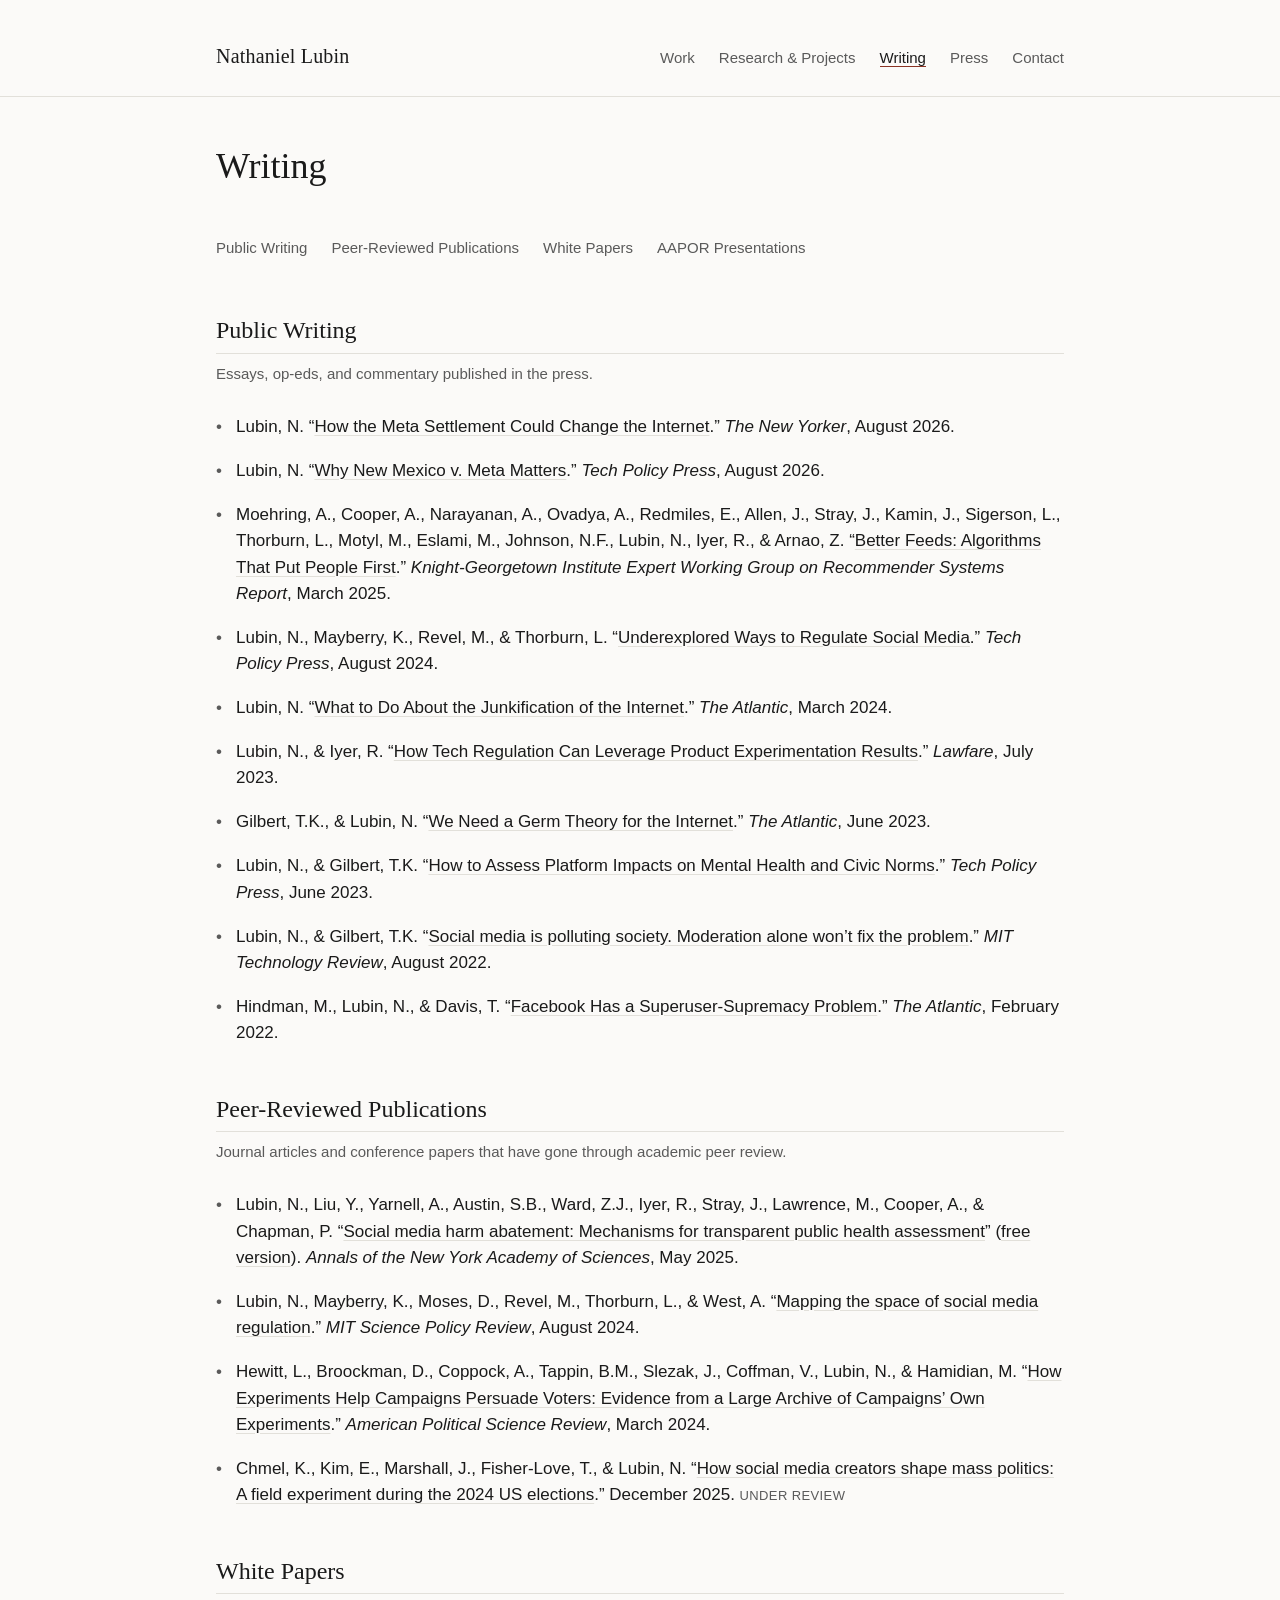
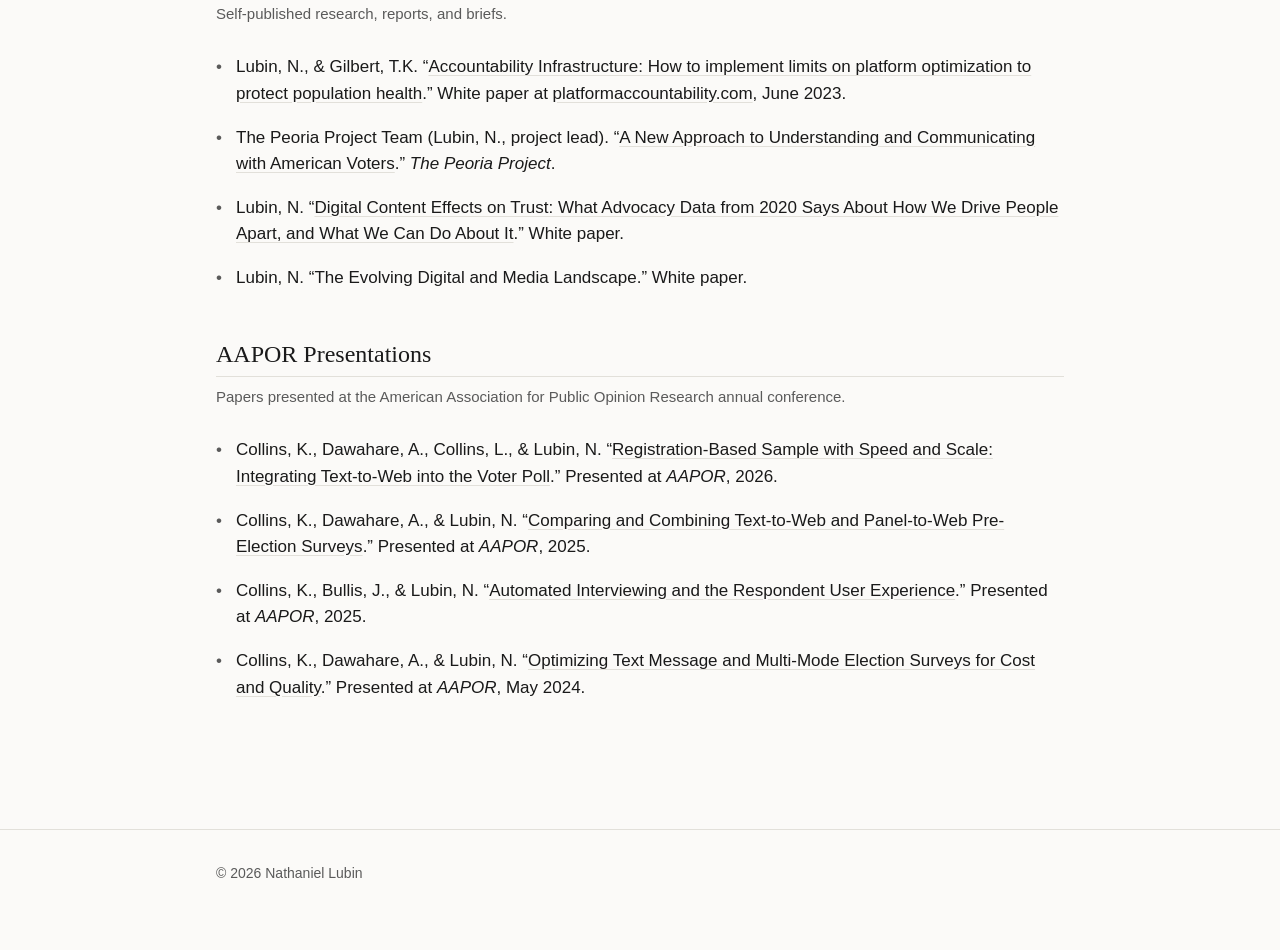
<file: writing/index.html>
<!doctype html>
<html lang="en">
<head>
<meta charset="utf-8">
<meta name="viewport" content="width=device-width, initial-scale=1">
<title>Writing &mdash; Nathaniel Lubin</title>
<meta name="description" content="Published writing on platform accountability, misinformation, election research, and technology regulation.">
<link rel="stylesheet" href="../css/style.css">
</head>
<body>

<header class="site-header">
  <div class="site-header__inner">
    <a class="site-title" href="../">Nathaniel Lubin</a>
    <nav aria-label="Primary">
      <ul class="site-nav">
        <li><a href="../work/">Work</a></li>
        <li><a href="../research/">Research &amp; Projects</a></li>
        <li><a href="./" aria-current="page">Writing</a></li>
        <li><a href="../press/">Press</a></li>
        <li><a href="../contact/">Contact</a></li>
      </ul>
    </nav>
  </div>
</header>

<main>
  <div class="wrap wrap--wide">

    <div class="page-header">
      <h1>Writing</h1>
    </div>

    <ul class="jump-nav">
      <li><a href="#public-writing">Public Writing</a></li>
      <li><a href="#peer-reviewed">Peer-Reviewed Publications</a></li>
      <li><a href="#white-papers">White Papers</a></li>
      <li><a href="#aapor">AAPOR Presentations</a></li>
    </ul>

    <section class="citation-group" id="public-writing">
      <h2>Public Writing</h2>
      <p class="section-subhead">Essays, op-eds, and commentary published in the press.</p>
      <ul class="citation-list">
        <li>Lubin, N. &ldquo;<a href="https://www.newyorker.com/news/the-lede/how-the-meta-settlement-could-change-the-internet">How the Meta Settlement Could Change the Internet</a>.&rdquo; <span class="cite-venue">The New Yorker</span>, August 2026.</li>
        <li>Lubin, N. &ldquo;<a href="https://www.techpolicy.press/why-new-mexico-v-meta-matters/">Why New Mexico v. Meta Matters</a>.&rdquo; <span class="cite-venue">Tech Policy Press</span>, August 2026.</li>
        <li>Moehring, A., Cooper, A., Narayanan, A., Ovadya, A., Redmiles, E., Allen, J., Stray, J., Kamin, J., Sigerson, L., Thorburn, L., Motyl, M., Eslami, M., Johnson, N.F., Lubin, N., Iyer, R., &amp; Arnao, Z. &ldquo;<a href="https://kgi.georgetown.edu/research-and-commentary/better-feeds/">Better Feeds: Algorithms That Put People First</a>.&rdquo; <span class="cite-venue">Knight-Georgetown Institute Expert Working Group on Recommender Systems Report</span>, March 2025.</li>
        <li>Lubin, N., Mayberry, K., Revel, M., &amp; Thorburn, L. &ldquo;<a href="https://www.techpolicy.press/underexplored-ways-to-regulate-social-media/">Underexplored Ways to Regulate Social Media</a>.&rdquo; <span class="cite-venue">Tech Policy Press</span>, August 2024.</li>
        <li>Lubin, N. &ldquo;<a href="https://www.theatlantic.com/technology/archive/2024/03/generative-ai-social-media-moderation/677730/">What to Do About the Junkification of the Internet</a>.&rdquo; <span class="cite-venue">The Atlantic</span>, March 2024.</li>
        <li>Lubin, N., &amp; Iyer, R. &ldquo;<a href="https://www.lawfaremedia.org/article/how-tech-regulation-can-leverage-product-experimentation-results">How Tech Regulation Can Leverage Product Experimentation Results</a>.&rdquo; <span class="cite-venue">Lawfare</span>, July 2023.</li>
        <li>Gilbert, T.K., &amp; Lubin, N. &ldquo;<a href="https://www.theatlantic.com/ideas/archive/2023/06/germ-theory-digital-platforms-internet-metaphore/674458/">We Need a Germ Theory for the Internet</a>.&rdquo; <span class="cite-venue">The Atlantic</span>, June 2023.</li>
        <li>Lubin, N., &amp; Gilbert, T.K. &ldquo;<a href="https://techpolicy.press/how-to-assess-platform-impact-on-mental-health-and-civic-norms/">How to Assess Platform Impacts on Mental Health and Civic Norms</a>.&rdquo; <span class="cite-venue">Tech Policy Press</span>, June 2023.</li>
        <li>Lubin, N., &amp; Gilbert, T.K. &ldquo;<a href="https://www.technologyreview.com/2022/08/09/1057171/social-media-polluting-society-moderation-alone-wont-fix-the-problem/">Social media is polluting society. Moderation alone won&rsquo;t fix the problem</a>.&rdquo; <span class="cite-venue">MIT Technology Review</span>, August 2022.</li>
        <li>Hindman, M., Lubin, N., &amp; Davis, T. &ldquo;<a href="https://www.theatlantic.com/technology/archive/2022/02/facebook-hate-speech-misinformation-superusers/621617/">Facebook Has a Superuser-Supremacy Problem</a>.&rdquo; <span class="cite-venue">The Atlantic</span>, February 2022.</li>
      </ul>
    </section>

    <section class="citation-group" id="peer-reviewed">
      <h2>Peer-Reviewed Publications</h2>
      <p class="section-subhead">Journal articles and conference papers that have gone through academic peer review.</p>
      <ul class="citation-list">
        <li>Lubin, N., Liu, Y., Yarnell, A., Austin, S.B., Ward, Z.J., Iyer, R., Stray, J., Lawrence, M., Cooper, A., &amp; Chapman, P. &ldquo;<a href="https://nyaspubs.onlinelibrary.wiley.com/doi/10.1111/nyas.15345">Social media harm abatement: Mechanisms for transparent public health assessment</a>&rdquo; (<a href="https://arxiv.org/abs/2503.10458">free version</a>). <span class="cite-venue">Annals of the New York Academy of Sciences</span>, May 2025.</li>
        <li>Lubin, N., Mayberry, K., Moses, D., Revel, M., Thorburn, L., &amp; West, A. &ldquo;<a href="https://sciencepolicyreview.pubpub.org/pub/22y8h1p7/release/1?readingCollection=20e7f611">Mapping the space of social media regulation</a>.&rdquo; <span class="cite-venue">MIT Science Policy Review</span>, August 2024.</li>
        <li>Hewitt, L., Broockman, D., Coppock, A., Tappin, B.M., Slezak, J., Coffman, V., Lubin, N., &amp; Hamidian, M. &ldquo;<a href="https://www.cambridge.org/core/journals/american-political-science-review/article/how-experiments-help-campaigns-persuade-voters-evidence-from-a-large-archive-of-campaigns-own-experiments/FF5BE6ED1553475F8321F7C4209357F7">How Experiments Help Campaigns Persuade Voters: Evidence from a Large Archive of Campaigns&rsquo; Own Experiments</a>.&rdquo; <span class="cite-venue">American Political Science Review</span>, March 2024.</li>
        <li>Chmel, K., Kim, E., Marshall, J., Fisher-Love, T., &amp; Lubin, N. &ldquo;<a href="https://arxiv.org/abs/2512.15401">How social media creators shape mass politics: A field experiment during the 2024 US elections</a>.&rdquo; December 2025.<span class="cite-tag">Under review</span></li>
      </ul>
    </section>

    <section class="citation-group" id="white-papers">
      <h2>White Papers</h2>
      <p class="section-subhead">Self-published research, reports, and briefs.</p>
      <ul class="citation-list">
        <li>Lubin, N., &amp; Gilbert, T.K. &ldquo;<a href="https://arxiv.org/abs/2306.07443">Accountability Infrastructure: How to implement limits on platform optimization to protect population health</a>.&rdquo; White paper at <a href="https://www.platformaccountability.com/">platformaccountability.com</a>, June 2023.</li>
        <li>The Peoria Project Team (Lubin, N., project lead). &ldquo;<a href="https://thepeoriaproject.org/wp-content/uploads/2018/06/Peoria-Project-Brief-8P-Digital.pdf">A New Approach to Understanding and Communicating with American Voters</a>.&rdquo; <span class="cite-venue">The Peoria Project</span>.</li>
        <li>Lubin, N. &ldquo;<a href="https://docsend.com/view/sjhzmxejq3fmvdau">Digital Content Effects on Trust: What Advocacy Data from 2020 Says About How We Drive People Apart, and What We Can Do About It</a>.&rdquo; White paper.</li>
        <li>Lubin, N. &ldquo;The Evolving Digital and Media Landscape.&rdquo; White paper.</li>
      </ul>
    </section>

    <section class="citation-group" id="aapor">
      <h2>AAPOR Presentations</h2>
      <p class="section-subhead">Papers presented at the American Association for Public Opinion Research annual conference.</p>
      <ul class="citation-list">
        <li>Collins, K., Dawahare, A., Collins, L., &amp; Lubin, N. &ldquo;<a href="https://aapor.confex.com/aapor/2026/meetingapp.cgi/Paper/5310">Registration-Based Sample with Speed and Scale: Integrating Text-to-Web into the Voter Poll</a>.&rdquo; Presented at <span class="cite-venue">AAPOR</span>, 2026.</li>
        <li>Collins, K., Dawahare, A., &amp; Lubin, N. &ldquo;<a href="https://aapor.confex.com/aapor/2025/meetingapp.cgi/Paper/4084">Comparing and Combining Text-to-Web and Panel-to-Web Pre-Election Surveys</a>.&rdquo; Presented at <span class="cite-venue">AAPOR</span>, 2025.</li>
        <li>Collins, K., Bullis, J., &amp; Lubin, N. &ldquo;<a href="https://aapor.confex.com/aapor/2025/meetingapp.cgi/Paper/4086">Automated Interviewing and the Respondent User Experience</a>.&rdquo; Presented at <span class="cite-venue">AAPOR</span>, 2025.</li>
        <li>Collins, K., Dawahare, A., &amp; Lubin, N. &ldquo;<a href="https://aapor.confex.com/aapor/2024/meetingapp.cgi/Paper/2589">Optimizing Text Message and Multi-Mode Election Surveys for Cost and Quality</a>.&rdquo; Presented at <span class="cite-venue">AAPOR</span>, May 2024.</li>
      </ul>
    </section>

  </div>
</main>

<footer class="site-footer">
  <div class="wrap wrap--wide">
    <p>&copy; 2026 Nathaniel Lubin</p>
  </div>
</footer>

</body>
</html>
</file>
<file: css/style.css>
/* ---------------------------------------------------------
   Editorial personal site — shared stylesheet
   System font stack only: no external font requests.
--------------------------------------------------------- */

:root {
  --color-bg: #fbfaf8;
  --color-text: #1a1a1a;
  --color-text-muted: #5a5a5a;
  --color-rule: #e2e0da;
  --color-accent: #8a3324;

  --font-serif: "Iowan Old Style", "Palatino Linotype", "URW Palladio L", Georgia, ui-serif, serif;
  --font-sans: -apple-system, BlinkMacSystemFont, "Segoe UI", Helvetica, Arial, sans-serif;

  --measure: 42rem;
  --measure-wide: 56rem;
}

@media (prefers-color-scheme: dark) {
  :root {
    --color-bg: #14130f;
    --color-text: #e9e6df;
    --color-text-muted: #a3a196;
    --color-rule: #2c2a24;
    --color-accent: #d98a72;
  }
}

* {
  box-sizing: border-box;
}

html {
  -webkit-text-size-adjust: 100%;
}

body {
  margin: 0;
  background: var(--color-bg);
  color: var(--color-text);
  font-family: var(--font-sans);
  font-size: 1.0625rem;
  line-height: 1.6;
  -webkit-font-smoothing: antialiased;
}

h1, h2, h3, h4 {
  font-family: var(--font-serif);
  font-weight: 400;
  line-height: 1.2;
  margin: 0 0 0.5em;
}

h1 { font-size: 2.25rem; }
h2 { font-size: 1.5rem; }
h3 { font-size: 1.125rem; letter-spacing: 0.01em; }

p {
  margin: 0 0 1.25em;
}

a {
  color: inherit;
  text-decoration-color: var(--color-rule);
  text-underline-offset: 0.15em;
}

a:hover {
  color: var(--color-accent);
  text-decoration-color: var(--color-accent);
}

ul, ol {
  padding-left: 1.25em;
}

/* Layout */

.wrap {
  max-width: var(--measure);
  margin: 0 auto;
  padding: 0 1.5rem;
}

.wrap--wide {
  max-width: var(--measure-wide);
}

/* Header / nav */

.site-header {
  padding: 2.5rem 0 1.5rem;
  border-bottom: 1px solid var(--color-rule);
  margin-bottom: 3rem;
}

.site-header__inner {
  max-width: var(--measure-wide);
  margin: 0 auto;
  padding: 0 1.5rem;
  display: flex;
  flex-wrap: wrap;
  align-items: baseline;
  justify-content: space-between;
  gap: 0.75rem 2rem;
}

.site-title {
  font-family: var(--font-serif);
  font-size: 1.25rem;
  text-decoration: none;
  color: var(--color-text);
  letter-spacing: 0.01em;
}

.site-nav {
  display: flex;
  flex-wrap: wrap;
  gap: 1.5rem;
  list-style: none;
  margin: 0;
  padding: 0;
}

.site-nav a {
  text-decoration: none;
  font-size: 0.9375rem;
  color: var(--color-text-muted);
}

.site-nav a:hover,
.site-nav a[aria-current="page"] {
  color: var(--color-text);
}

.site-nav a[aria-current="page"] {
  border-bottom: 1px solid var(--color-accent);
}

/* Main / footer */

main {
  padding-bottom: 5rem;
  min-height: 40vh;
}

.site-footer {
  border-top: 1px solid var(--color-rule);
  padding: 2rem 0 3rem;
  color: var(--color-text-muted);
  font-size: 0.875rem;
}

/* Page heading block, used at top of each section page */

.page-header {
  margin-bottom: 3rem;
}

.page-header p {
  color: var(--color-text-muted);
  margin-bottom: 0;
}

/* Jump nav (used at top of long listing pages) */

.jump-nav {
  display: flex;
  flex-wrap: wrap;
  gap: 0.5rem 1.5rem;
  list-style: none;
  margin: 0 0 3.5rem;
  padding: 0;
  font-size: 0.9375rem;
}

.jump-nav a {
  text-decoration: none;
  color: var(--color-text-muted);
}

.jump-nav a:hover {
  color: var(--color-accent);
}

.jump-nav--stacked {
  flex-direction: column;
  gap: 0.5rem;
}

/* Work: category sections */

.work-section {
  margin-bottom: 3.5rem;
  padding-top: 1rem;
}

.work-section h2 {
  border-bottom: 1px solid var(--color-rule);
  padding-bottom: 0.5rem;
  margin-bottom: 1.5rem;
}

.work-item {
  margin-bottom: 1.75rem;
}

.work-item::after {
  content: "";
  display: table;
  clear: both;
}

.work-item__head {
  display: flex;
  align-items: baseline;
  flex-wrap: wrap;
  gap: 0.2em 0.75em;
  margin-bottom: 0.6em;
}

.work-item__head h3 {
  margin: 0;
  font-family: var(--font-sans);
  font-weight: 600;
}

.work-item__head .meta {
  margin: 0;
  color: var(--color-text-muted);
  font-size: 0.875rem;
  white-space: nowrap;
}

/* Lists: writing / press */

.entry-list {
  list-style: none;
  margin: 0;
  padding: 0;
}

.entry-list li {
  padding: 1.25rem 0;
  border-bottom: 1px solid var(--color-rule);
  display: flex;
  flex-wrap: wrap;
  justify-content: space-between;
  gap: 0.25rem 1.5rem;
}

.entry-list li:first-child {
  padding-top: 0;
}

.entry-title {
  font-weight: 600;
}

.entry-meta {
  color: var(--color-text-muted);
  font-size: 0.9375rem;
  white-space: nowrap;
}

/* Citations: writing, formatted like a CV bibliography */

.citation-group {
  margin-bottom: 3rem;
}

.citation-group h2 {
  border-bottom: 1px solid var(--color-rule);
  padding-bottom: 0.5rem;
  margin-bottom: 1.5rem;
}

.citation-group .section-subhead {
  color: var(--color-text-muted);
  font-size: 0.9375rem;
  margin: -1rem 0 1.75rem;
}

.citation-list {
  list-style: none;
  margin: 0;
  padding: 0;
}

.citation-list li {
  position: relative;
  padding-left: 1.25rem;
  margin-bottom: 1.1rem;
  line-height: 1.55;
}

.citation-list li::before {
  content: "\2022";
  position: absolute;
  left: 0;
  color: var(--color-text-muted);
}

.cite-venue {
  font-style: italic;
}

.cite-tag {
  color: var(--color-text-muted);
  font-size: 0.8125rem;
  text-transform: uppercase;
  letter-spacing: 0.03em;
  margin-left: 0.35em;
  white-space: nowrap;
}

/* Bio / home */

.bio::after {
  content: "";
  display: table;
  clear: both;
}

.bio-portrait {
  float: left;
  width: 320px;
  height: auto;
  border-radius: 2px;
  margin: 0.25rem 2rem 1.25rem 0;
}

.bio-figure {
  clear: both;
  max-width: 420px;
  margin: 2.5rem auto;
}

.bio-figure img {
  display: block;
  width: 100%;
  height: auto;
  border-radius: 2px;
}

.bio-figure figcaption {
  margin-top: 0.6rem;
  font-size: 0.875rem;
  color: var(--color-text-muted);
  text-align: center;
}

/* Photo gallery grid */

.photo-grid {
  display: grid;
  grid-template-columns: repeat(3, 1fr);
  gap: 10px;
  margin: 2.5rem 0;
}

.photo-grid a {
  display: block;
}

.photo-grid img {
  width: 100%;
  height: 280px;
  object-fit: cover;
  display: block;
  border-radius: 2px;
}

/* Figures within work items */
/* Default is a moderate size; use modifiers for images that need to
   run larger (wide diagrams) or should stay small (logos, tall screenshots). */

.work-figure {
  margin: 1.5rem 0;
  max-width: 520px;
}

.work-figure img {
  display: block;
  width: 100%;
  height: auto;
  border: 1px solid var(--color-rule);
  border-radius: 2px;
}

.work-figure--wide {
  max-width: 100%;
}

.work-figure--narrow {
  max-width: 300px;
}

.work-figure--compact {
  max-width: 220px;
}

/* Floated figures let body text wrap alongside them instead of
   sitting as a full stop between paragraphs. */

.work-figure--float-left,
.work-figure--float-right {
  max-width: 280px;
}

.work-figure--float-left {
  float: left;
  margin: 0.25rem 1.75rem 1.25rem 0;
}

.work-figure--float-right {
  float: right;
  margin: 0.25rem 0 1.25rem 1.75rem;
}

@media (max-width: 40rem) {
  .work-figure--float-left,
  .work-figure--float-right {
    float: none;
    margin: 1.5rem auto;
  }
}

.work-video {
  position: relative;
  width: 100%;
  max-width: 560px;
  aspect-ratio: 16 / 9;
  margin: 1.5rem auto;
  border: 1px solid var(--color-rule);
  border-radius: 2px;
  overflow: hidden;
}

.work-video iframe {
  position: absolute;
  inset: 0;
  width: 100%;
  height: 100%;
  border: 0;
}

/* Contact */

.contact-list {
  list-style: none;
  margin: 0;
  padding: 0;
}

.contact-list li {
  margin-bottom: 0.75rem;
  font-size: 1.0625rem;
}

.contact-list .label {
  color: var(--color-text-muted);
  font-size: 0.875rem;
  display: block;
}

.contact-intro {
  max-width: var(--measure);
}

.contact-form {
  max-width: 32rem;
  margin-top: 2.5rem;
}

.form-row {
  margin-bottom: 1.5rem;
}

.form-row--split {
  display: flex;
  gap: 1.5rem;
}

.form-row--split .form-row {
  flex: 1;
  margin-bottom: 0;
}

.form-row label {
  display: block;
  font-size: 0.875rem;
  color: var(--color-text-muted);
  margin-bottom: 0.4rem;
}

.form-row input,
.form-row textarea {
  width: 100%;
  font: inherit;
  font-size: 1rem;
  padding: 0.6rem 0.75rem;
  border: 1px solid var(--color-rule);
  border-radius: 2px;
  background: transparent;
  color: var(--color-text);
}

.form-row input:focus,
.form-row textarea:focus {
  outline: none;
  border-color: var(--color-accent);
}

.form-row textarea {
  resize: vertical;
  min-height: 140px;
}

.form-hp {
  position: absolute;
  left: -9999px;
}

.form-submit {
  display: inline-block;
  font: inherit;
  font-size: 0.9375rem;
  padding: 0.65rem 1.75rem;
  border: 1px solid var(--color-text);
  border-radius: 2px;
  background: transparent;
  color: var(--color-text);
  cursor: pointer;
  letter-spacing: 0.02em;
}

.form-submit:hover {
  background: var(--color-text);
  color: var(--color-bg);
}

@media (max-width: 40rem) {
  .form-row--split {
    flex-direction: column;
    gap: 1.5rem;
  }
}

/* Responsive */

@media (max-width: 40rem) {
  .site-header {
    padding: 1.75rem 0 1.25rem;
    margin-bottom: 2rem;
  }

  h1 { font-size: 1.75rem; }

  .bio-portrait {
    float: none;
    display: block;
    width: 100%;
    max-width: 320px;
    margin: 0 auto 1.5rem;
  }

  .photo-grid {
    grid-template-columns: repeat(2, 1fr);
    gap: 6px;
  }

  .photo-grid img {
    height: 160px;
  }

  .entry-list li {
    flex-direction: column;
    gap: 0.25rem;
  }
}
</file>
